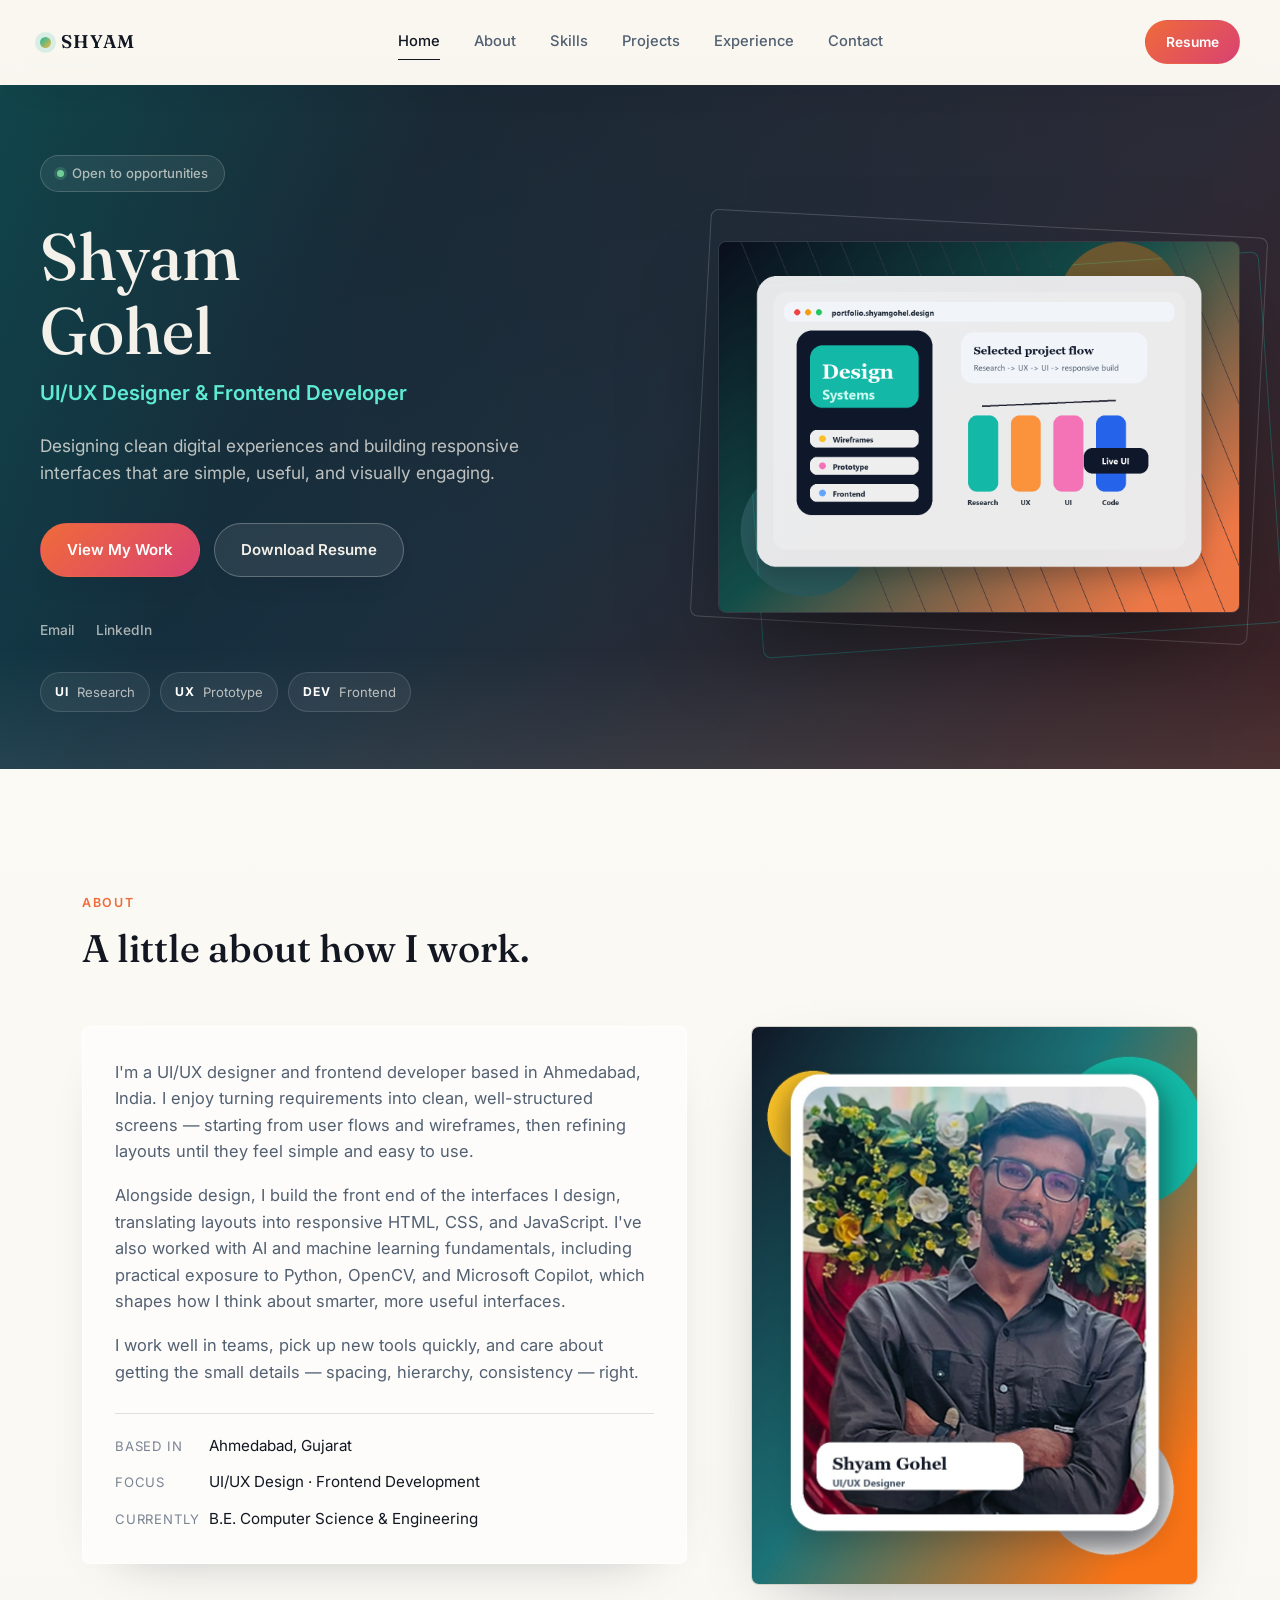
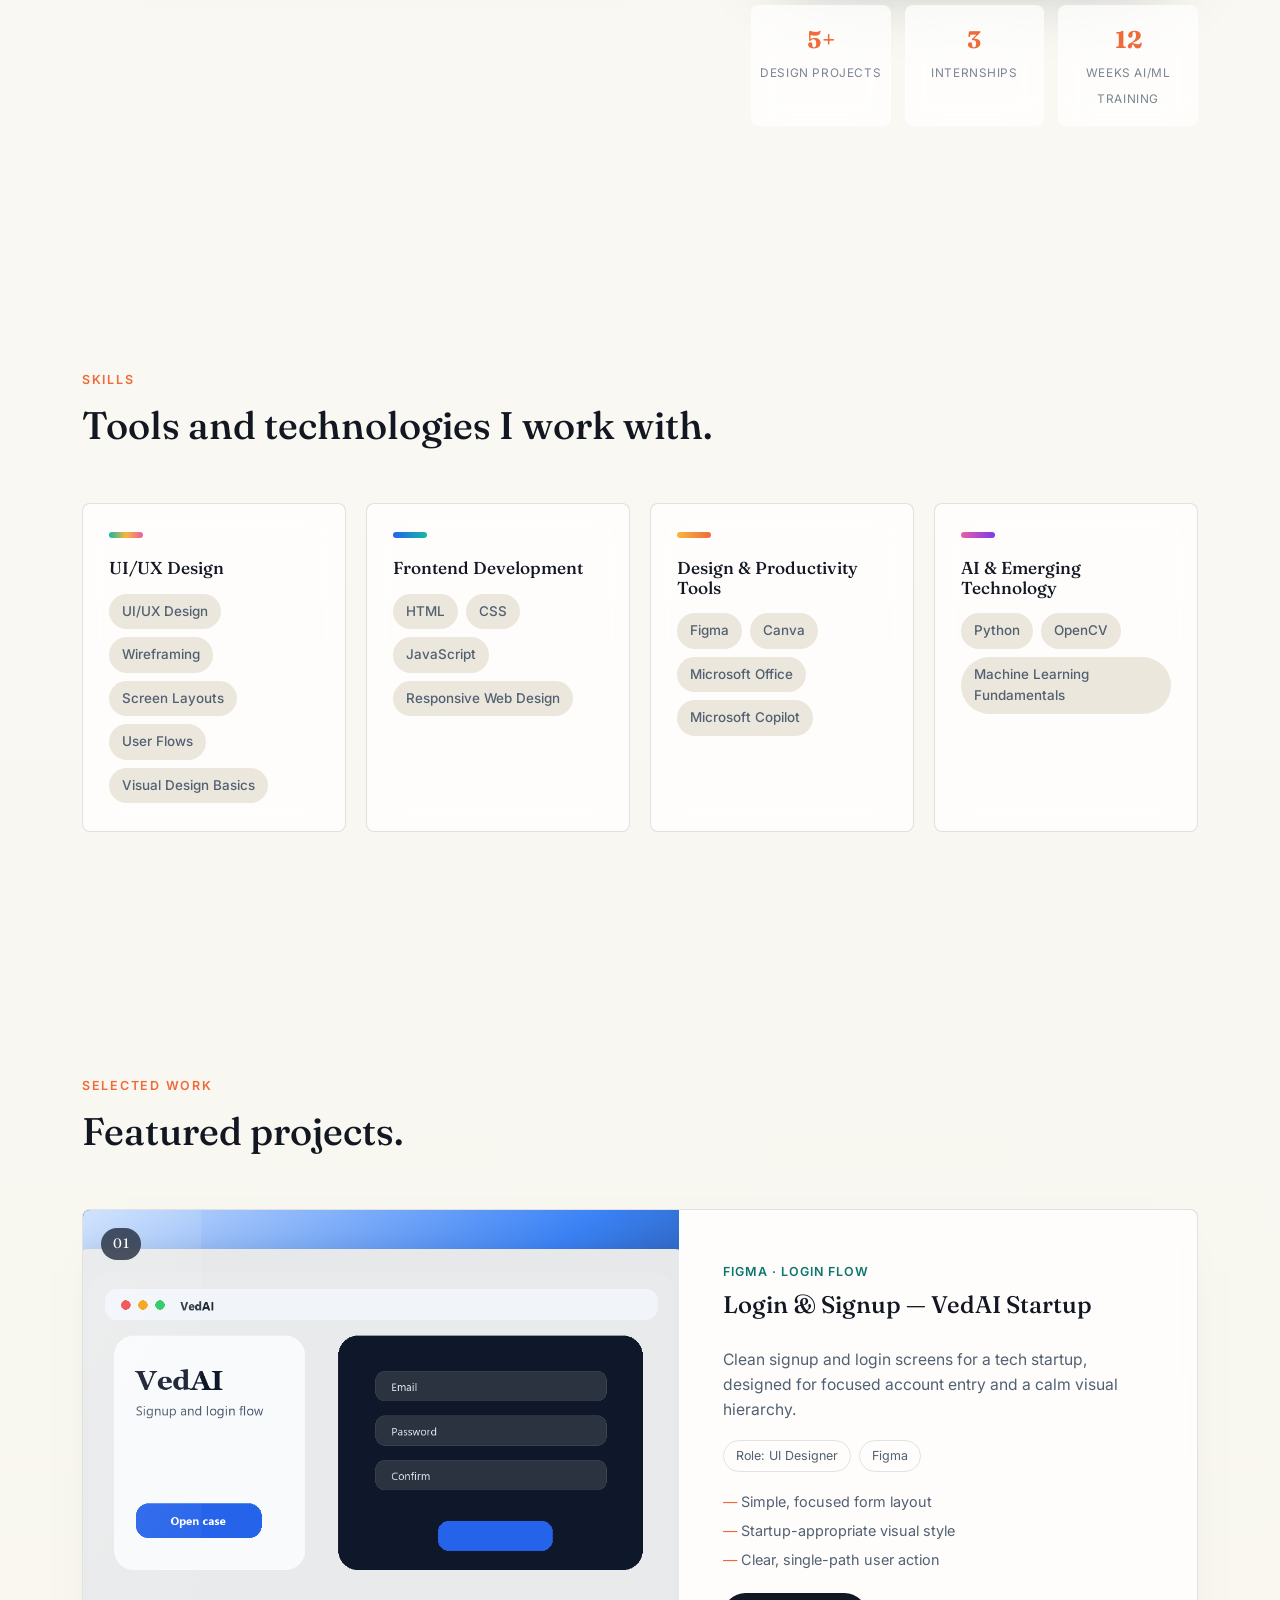
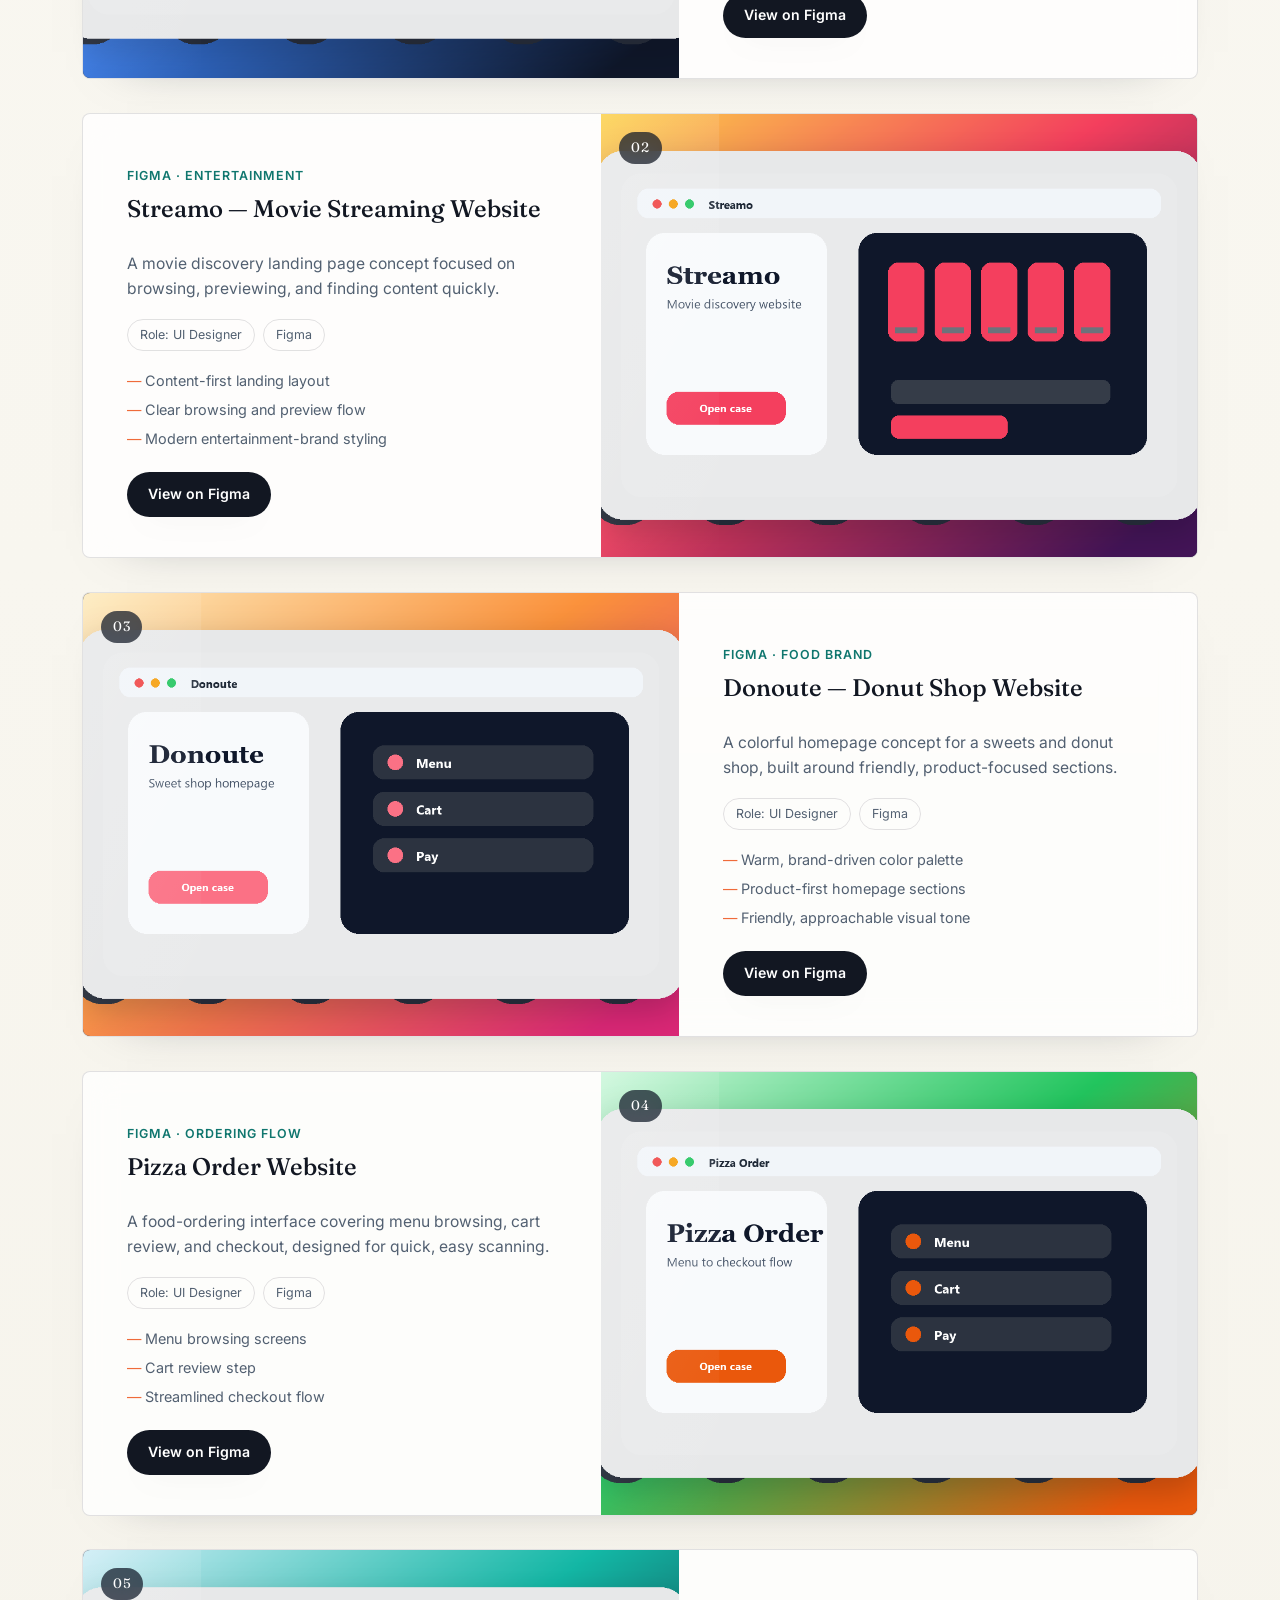
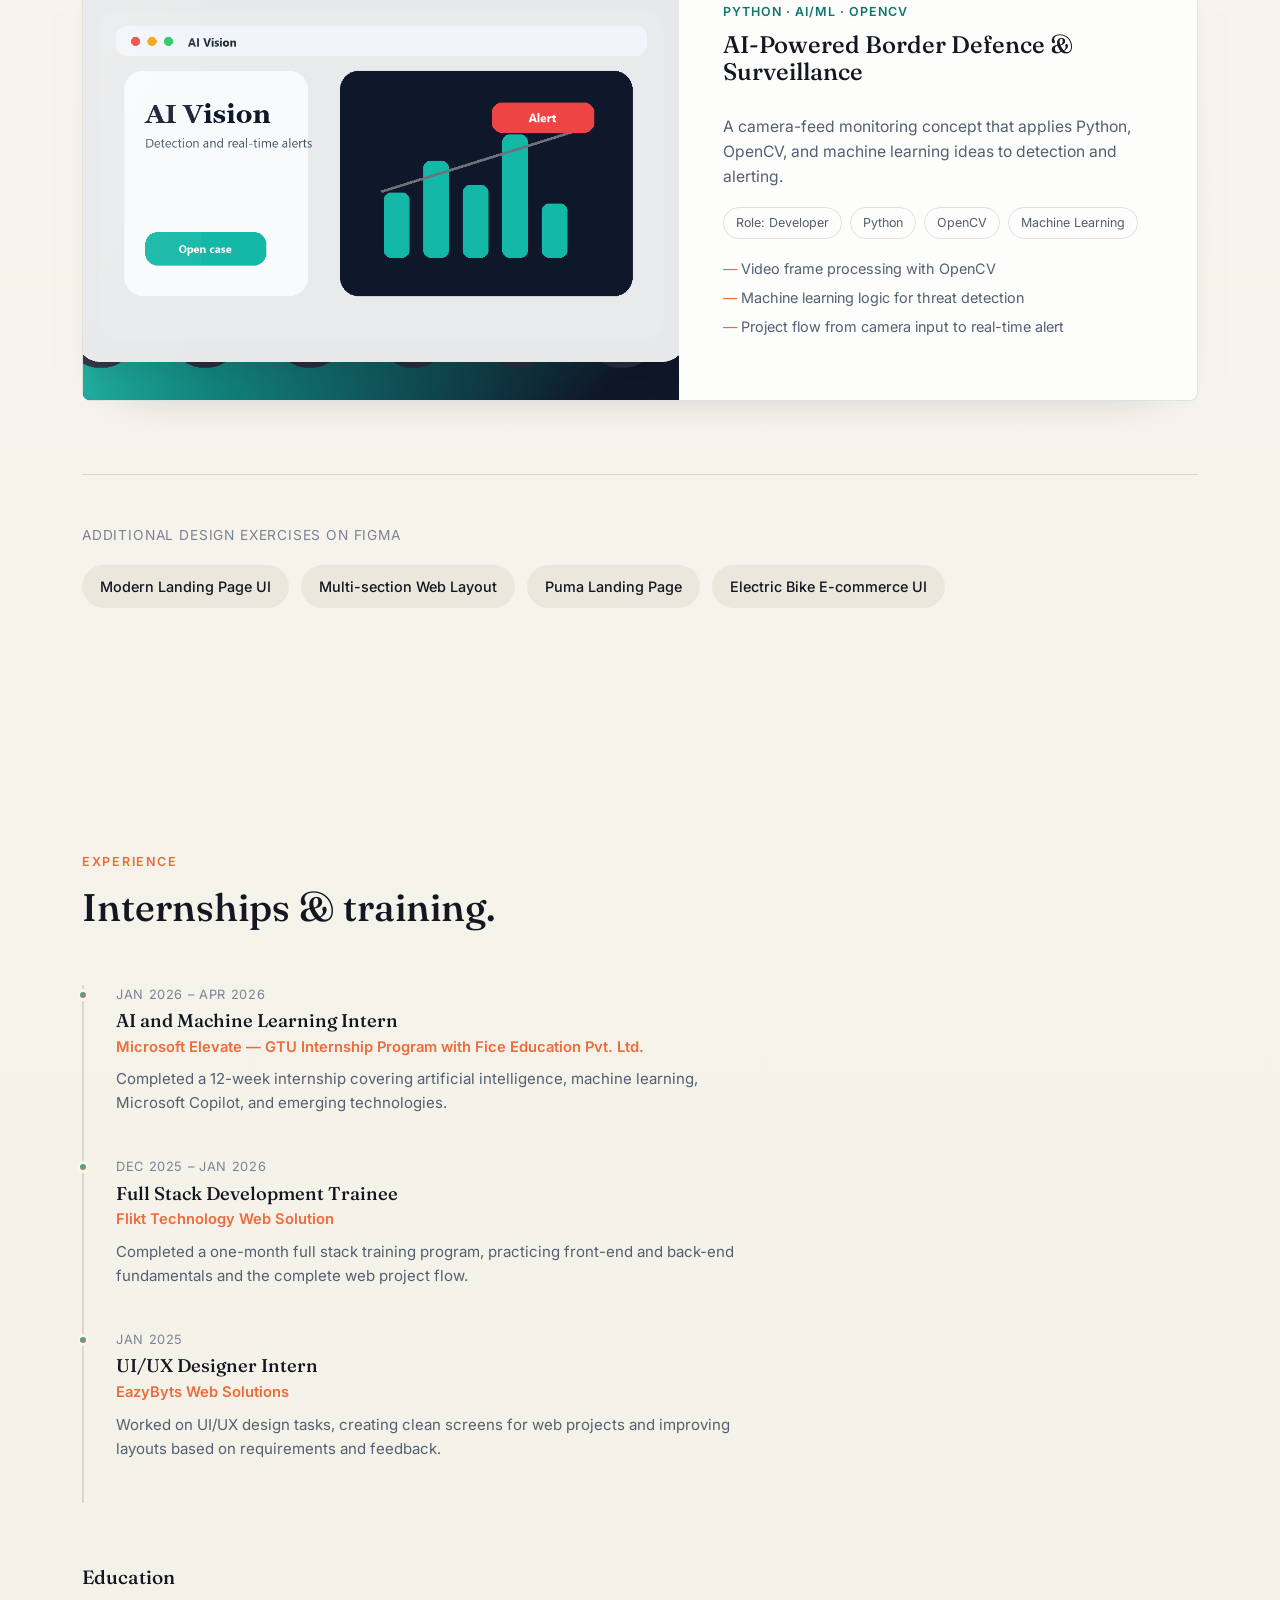
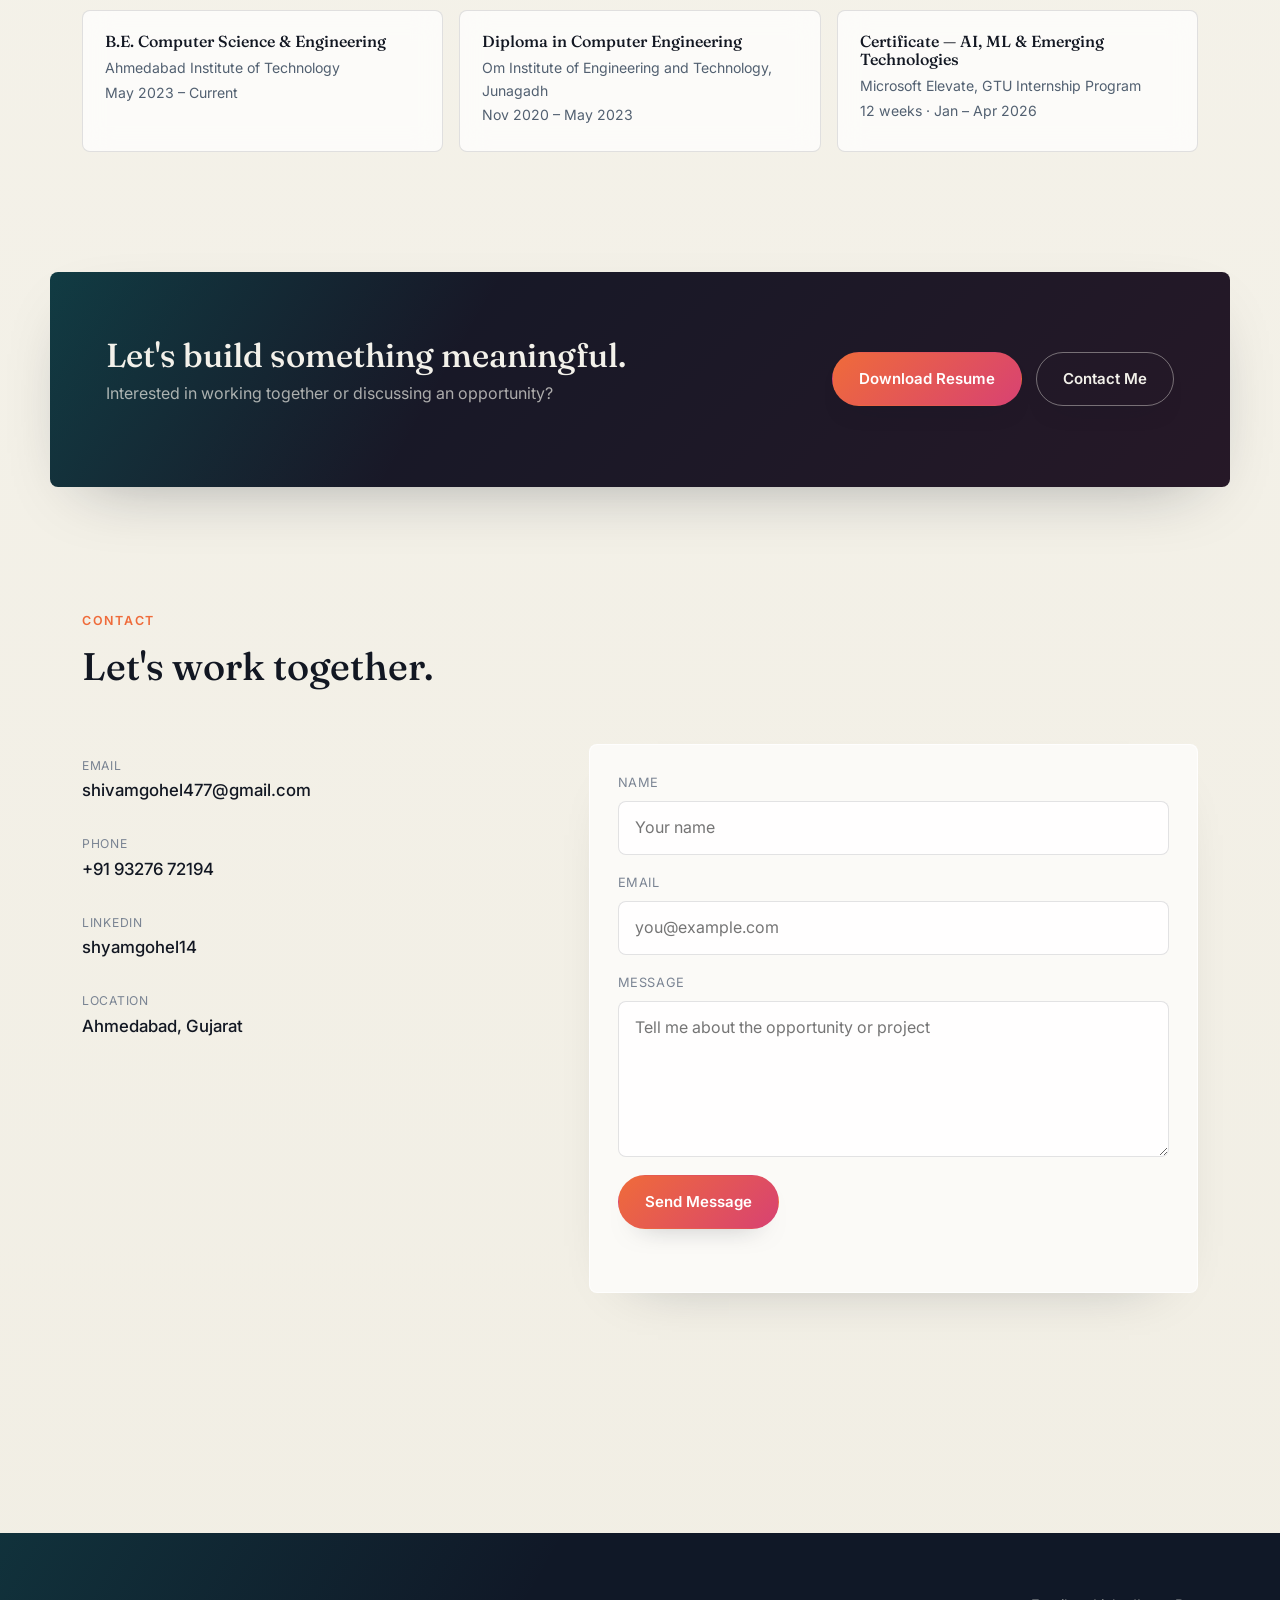
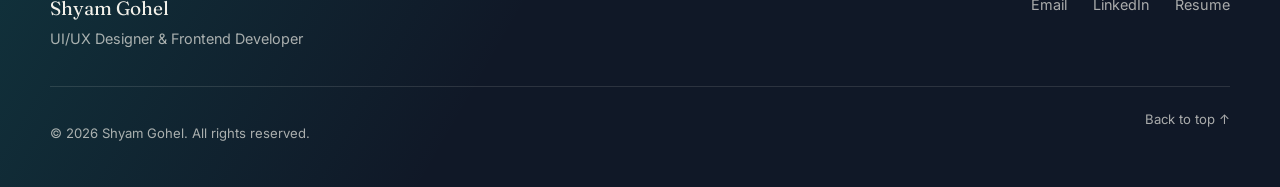
<file: index.html>
<!DOCTYPE html>
<html lang="en">
  <head>
    <meta charset="UTF-8" />
    <meta name="viewport" content="width=device-width, initial-scale=1.0" />
    <title>Shyam Gohel — UI/UX Designer &amp; Frontend Developer</title>
    <meta
      name="description"
      content="Portfolio of Shyam Gohel, a UI/UX designer and frontend developer based in Ahmedabad, India. Explore interface design work, front-end projects, and experience."
    />
    <meta name="theme-color" content="#101114" />

    <meta property="og:type" content="website" />
    <meta property="og:title" content="Shyam Gohel — UI/UX Designer & Frontend Developer" />
    <meta
      property="og:description"
      content="Interface design and front-end development portfolio of Shyam Gohel, based in Ahmedabad, India."
    />
    <meta property="og:image" content="./assets/hero-portfolio.png" />

    <link rel="icon" href="./assets/favicon.svg" type="image/svg+xml" />
    <link rel="preconnect" href="https://fonts.googleapis.com" />
    <link rel="preconnect" href="https://fonts.gstatic.com" crossorigin />
    <link
      href="https://fonts.googleapis.com/css2?family=Fraunces:ital,opsz,wght@0,9..144,400;0,9..144,500;0,9..144,600;1,9..144,500&family=Inter:wght@400;500;600;700&display=swap"
      rel="stylesheet"
    />
    <link rel="stylesheet" href="portfolio_styles_new.css" />
  </head>
  <body>
    <div class="scroll-progress" aria-hidden="true"></div>

    <header class="site-header" id="siteHeader">
      <a class="brand" href="#home" aria-label="Shyam Gohel — home">SHYAM</a>

      <nav class="site-nav" id="siteNav" aria-label="Primary">
        <a href="#home">Home</a>
        <a href="#about">About</a>
        <a href="#skills">Skills</a>
        <a href="#work">Projects</a>
        <a href="#experience">Experience</a>
        <a href="#contact">Contact</a>
      </nav>

      <div class="header-actions">
        <a class="button primary small" href="Shyam_Resume.pdf" target="_blank" rel="noreferrer">Resume</a>
        <button class="nav-toggle" type="button" aria-label="Open menu" aria-expanded="false" aria-controls="siteNav">
          <span></span><span></span><span></span>
        </button>
      </div>
    </header>

    <main>
      <!-- HERO -->
      <section class="hero" id="home">
        <div class="hero-inner">
          <p class="status-pill reveal">
            <span class="status-dot" aria-hidden="true"></span> Open to opportunities
          </p>

          <h1 class="hero-name reveal" style="--delay:60ms">Shyam Gohel</h1>
          <p class="hero-role reveal" style="--delay:120ms">UI/UX Designer &amp; Frontend Developer</p>

          <p class="hero-statement reveal" style="--delay:180ms">
            Designing clean digital experiences and building responsive interfaces that are
            simple, useful, and visually engaging.
          </p>

          <div class="hero-actions reveal" style="--delay:240ms">
            <a class="button primary" href="#work">View My Work</a>
            <a class="button outline" href="Shyam_Resume.pdf" target="_blank" rel="noreferrer">Download Resume</a>
          </div>

          <div class="hero-socials reveal" style="--delay:300ms" id="heroSocials"></div>

          <div class="hero-metrics reveal" style="--delay:360ms" aria-label="Portfolio highlights">
            <span><strong>UI</strong> Research</span>
            <span><strong>UX</strong> Prototype</span>
            <span><strong>DEV</strong> Frontend</span>
          </div>
        </div>

        <div class="hero-visual reveal" style="--delay:180ms">
          <span class="visual-ring ring-one" aria-hidden="true"></span>
          <span class="visual-ring ring-two" aria-hidden="true"></span>
          <img src="./assets/hero-portfolio.png" alt="Portfolio interface artwork for Shyam Gohel" loading="eager" />
        </div>
      </section>

      <!-- ABOUT -->
      <section class="section about-section" id="about">
        <div class="section-heading reveal">
          <span class="kicker">About</span>
          <h2>A little about how I work.</h2>
        </div>

        <div class="about-grid">
          <div class="about-copy reveal">
            <p>
              I'm a UI/UX designer and frontend developer based in Ahmedabad, India. I enjoy
              turning requirements into clean, well-structured screens — starting from user flows
              and wireframes, then refining layouts until they feel simple and easy to use.
            </p>
            <p>
              Alongside design, I build the front end of the interfaces I design, translating
              layouts into responsive HTML, CSS, and JavaScript. I've also worked with AI and
              machine learning fundamentals, including practical exposure to Python, OpenCV, and
              Microsoft Copilot, which shapes how I think about smarter, more useful interfaces.
            </p>
            <p>
              I work well in teams, pick up new tools quickly, and care about getting the small
              details — spacing, hierarchy, consistency — right.
            </p>

            <ul class="about-facts">
              <li><span>Based in</span> Ahmedabad, Gujarat</li>
              <li><span>Focus</span> UI/UX Design · Frontend Development</li>
              <li><span>Currently</span> B.E. Computer Science &amp; Engineering</li>
            </ul>
          </div>

          <div class="about-visual reveal" style="--delay:80ms">
            <div class="about-portrait">
              <img src="./assets/profile-portrait-ai.jpg" alt="Portrait of Shyam Gohel" loading="lazy" />
            </div>
            <div class="about-stat-row" id="aboutStats"></div>
          </div>
        </div>
      </section>

      <!-- SKILLS -->
      <section class="section skills-section" id="skills">
        <div class="section-heading reveal">
          <span class="kicker">Skills</span>
          <h2>Tools and technologies I work with.</h2>
        </div>
        <div class="skills-grid" id="skillsGrid"></div>
      </section>

      <!-- PROJECTS -->
      <section class="section" id="work">
        <div class="section-heading reveal">
          <span class="kicker">Selected Work</span>
          <h2>Featured projects.</h2>
        </div>
        <div class="project-list" id="projectList"></div>

        <div class="more-links reveal">
          <p class="more-links-label">Additional design exercises on Figma</p>
          <div class="more-links-grid" id="moreLinks"></div>
        </div>
      </section>

      <!-- EXPERIENCE -->
      <section class="section" id="experience">
        <div class="section-heading reveal">
          <span class="kicker">Experience</span>
          <h2>Internships &amp; training.</h2>
        </div>
        <div class="timeline" id="timeline"></div>

        <div class="education-block reveal">
          <h3>Education</h3>
          <div class="education-grid" id="educationGrid"></div>
        </div>
      </section>

      <!-- RESUME CTA -->
      <section class="resume-cta reveal">
        <div>
          <h2>Let's build something meaningful.</h2>
          <p>Interested in working together or discussing an opportunity?</p>
        </div>
        <div class="resume-cta-actions">
          <a class="button primary" href="Shyam_Resume.pdf" target="_blank" rel="noreferrer">Download Resume</a>
          <a class="button outline light" href="#contact">Contact Me</a>
        </div>
      </section>

      <!-- CONTACT -->
      <section class="section contact-section" id="contact">
        <div class="section-heading reveal">
          <span class="kicker">Contact</span>
          <h2>Let's work together.</h2>
        </div>

        <div class="contact-grid">
          <div class="contact-info reveal" id="contactInfo"></div>

          <form class="contact-form reveal" id="contactForm" novalidate>
            <div class="form-row">
              <label for="cfName">Name</label>
              <input id="cfName" name="name" type="text" placeholder="Your name" required />
            </div>
            <div class="form-row">
              <label for="cfEmail">Email</label>
              <input id="cfEmail" name="email" type="email" placeholder="you@example.com" required />
            </div>
            <div class="form-row">
              <label for="cfMessage">Message</label>
              <textarea id="cfMessage" name="message" rows="5" placeholder="Tell me about the opportunity or project" required></textarea>
            </div>
            <button class="button primary" type="submit">Send Message</button>
            <p class="form-status" id="formStatus" role="status" aria-live="polite"></p>
          </form>
        </div>
      </section>
    </main>

    <footer class="site-footer">
      <div class="footer-top">
        <div>
          <p class="footer-name">Shyam Gohel</p>
          <p class="footer-role">UI/UX Designer &amp; Frontend Developer</p>
        </div>
        <div class="footer-links" id="footerLinks"></div>
      </div>
      <div class="footer-bottom">
        <p>© 2026 Shyam Gohel. All rights reserved.</p>
        <a href="#home">Back to top ↑</a>
      </div>
    </footer>

    <script src="portfolio_script_new.js"></script>
  </body>
</html>
</file>
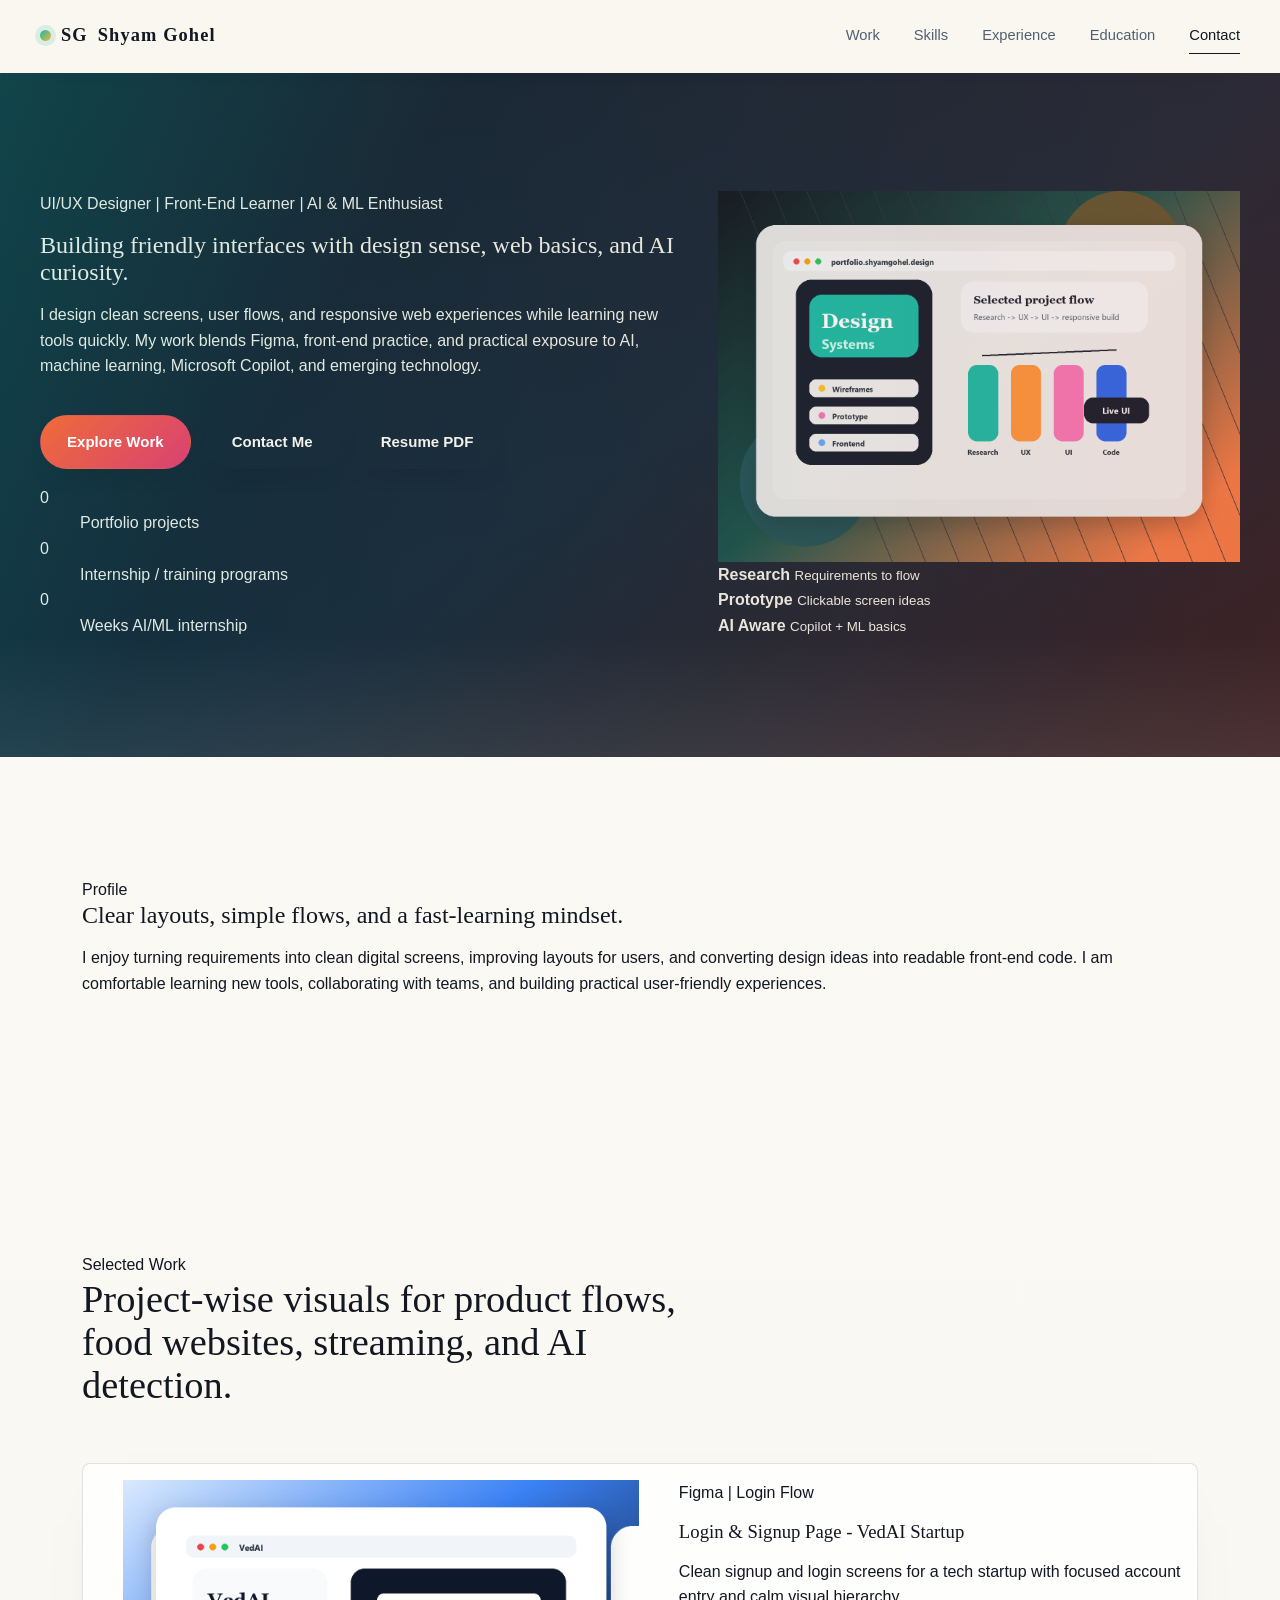
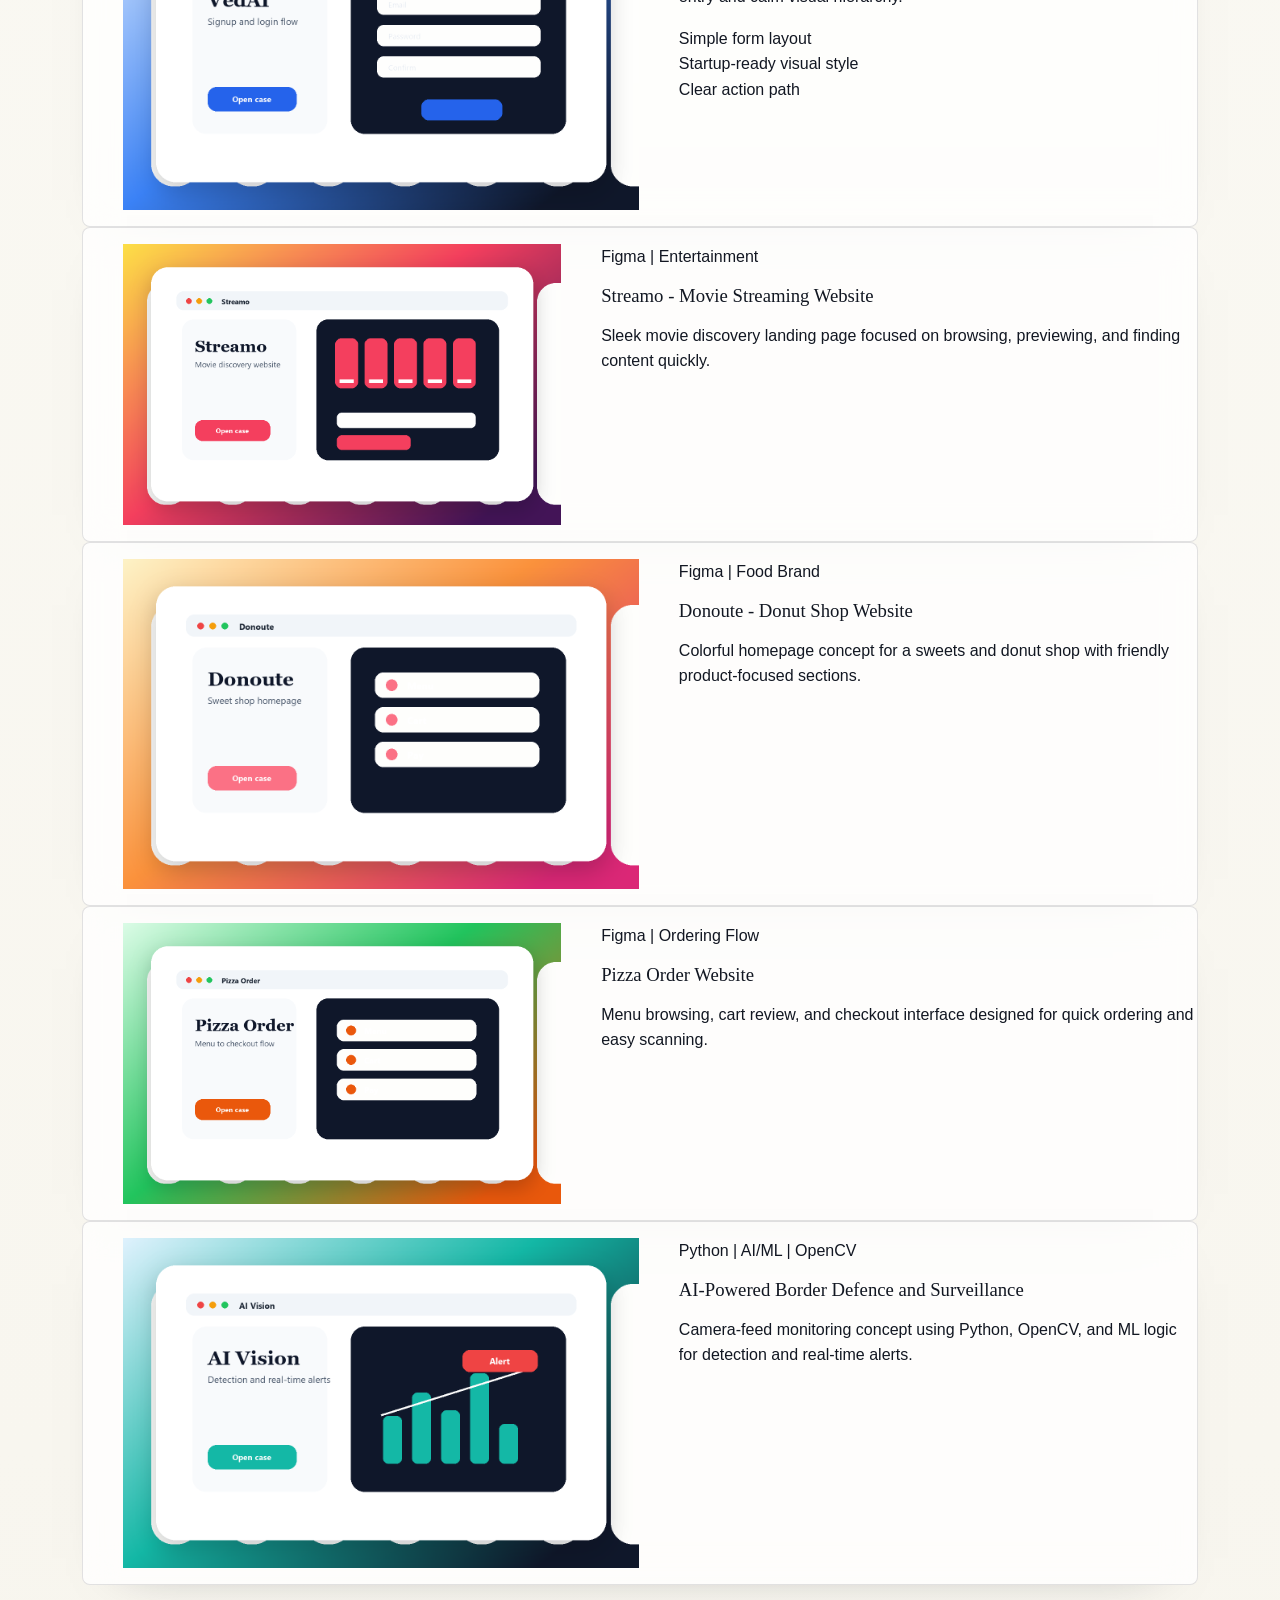
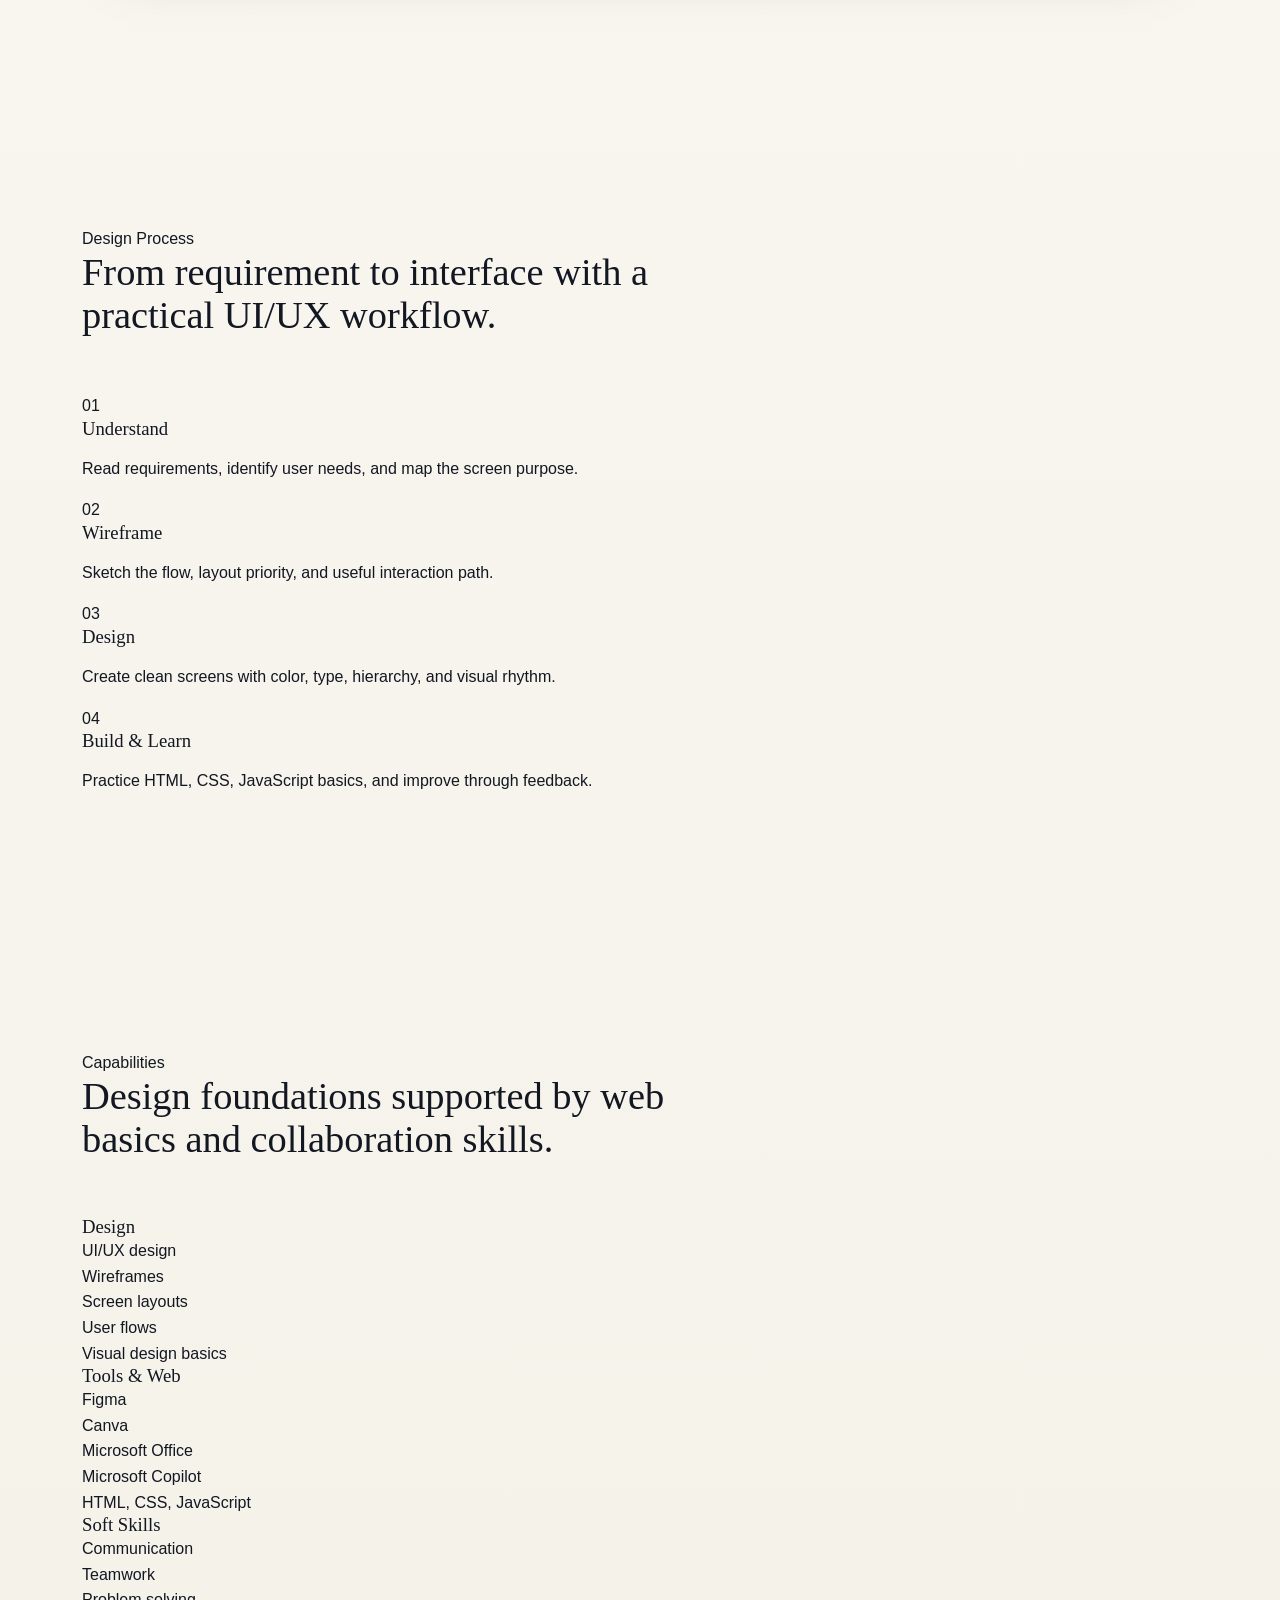
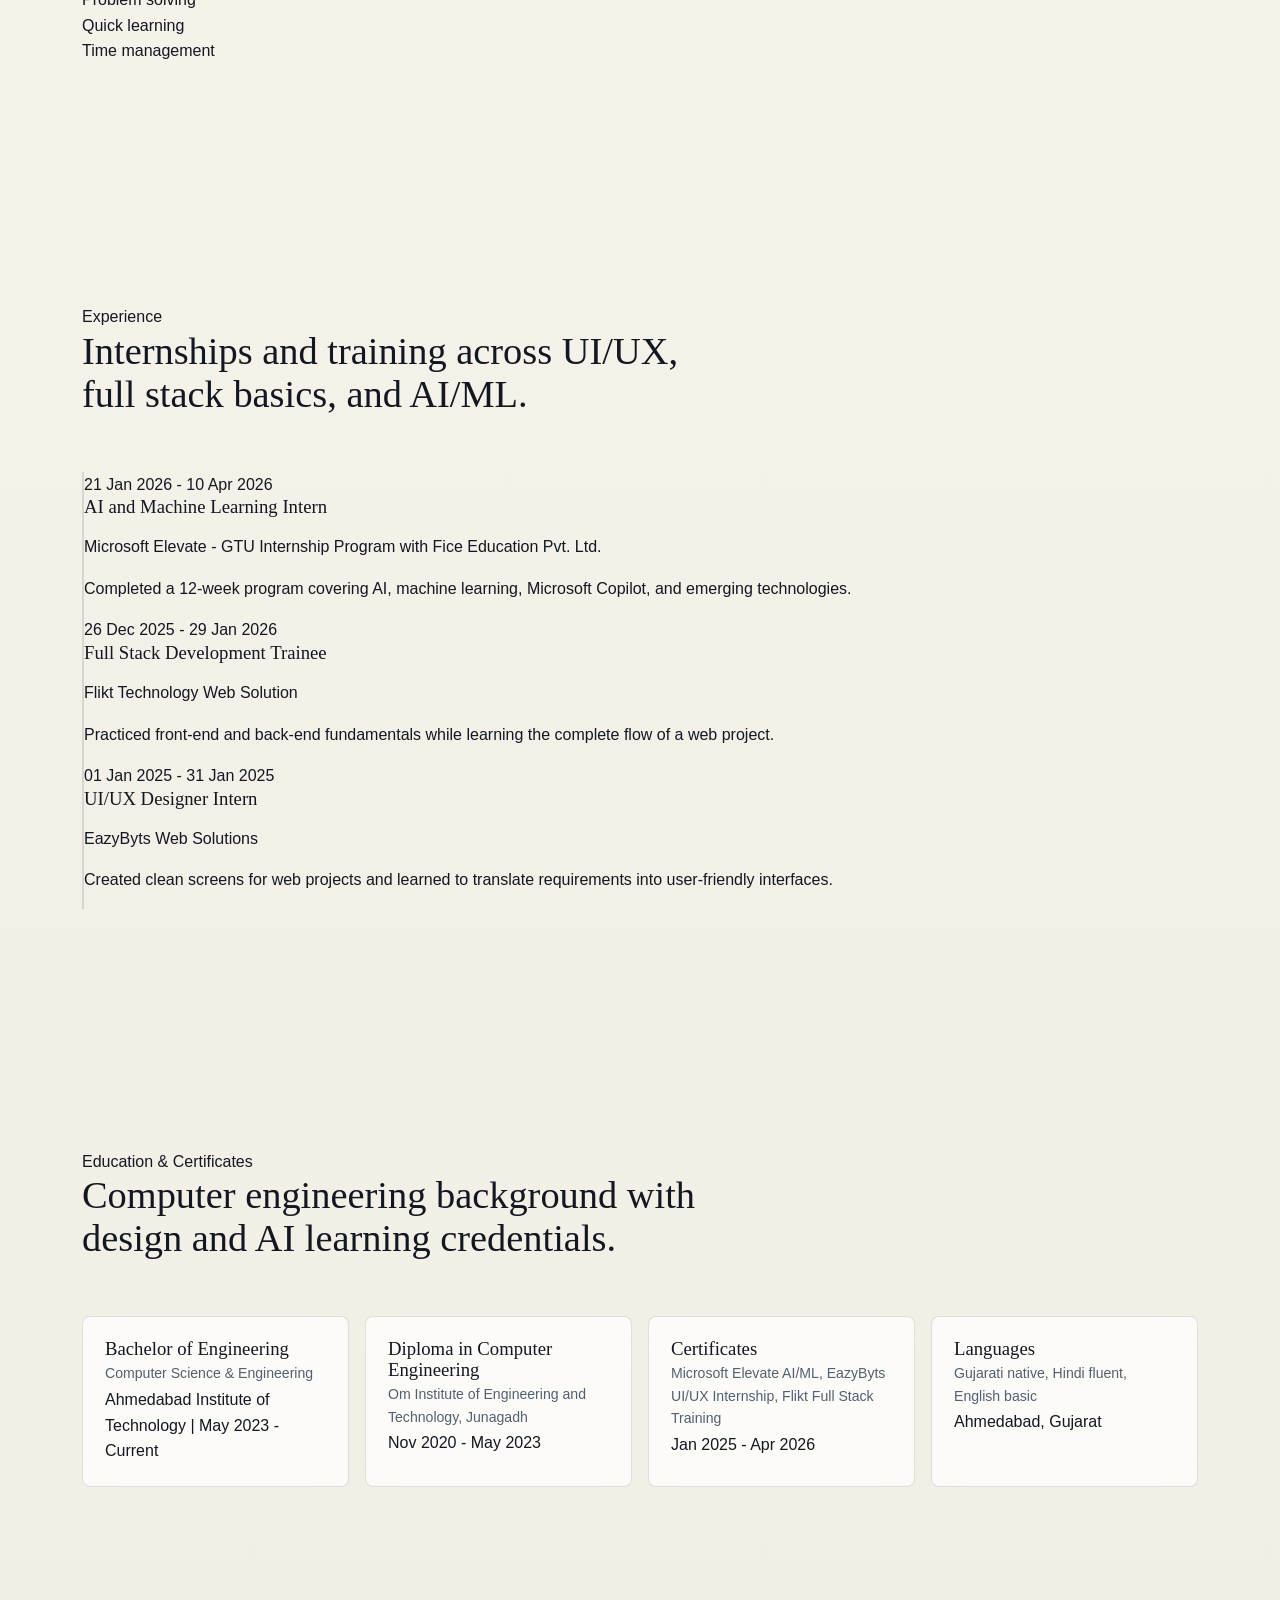
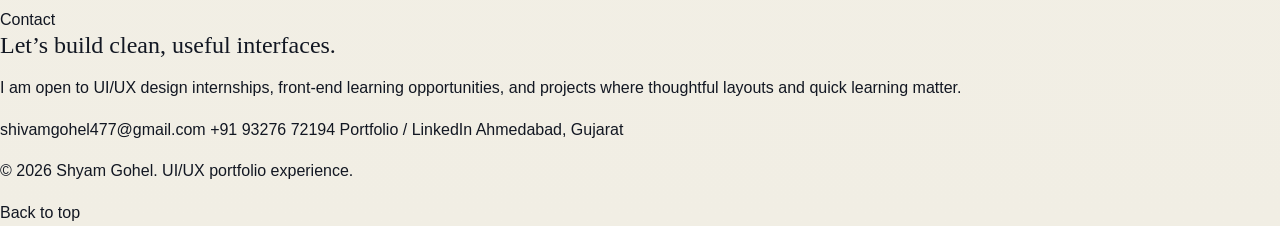
<file: portfolio_index_new.html>
<!DOCTYPE html>
<html lang="en">
  <head>
    <meta charset="UTF-8" />
    <meta name="viewport" content="width=device-width, initial-scale=1.0" />
    <title>Shyam Gohel | UI/UX Portfolio</title>
    <meta
      name="description"
      content="Animated UI/UX portfolio of Shyam Gohel, a designer, front-end learner, and AI/ML technology enthusiast from Ahmedabad."
    />
    <link rel="stylesheet" href="portfolio_styles_new.css" />
  </head>
  <body>
    <div class="cursor-light" aria-hidden="true"></div>
    <div class="scroll-progress" aria-hidden="true"></div>
    <div class="ambient-stage" aria-hidden="true">
      <span class="mesh mesh-one"></span>
      <span class="mesh mesh-two"></span>
      <span class="mesh mesh-three"></span>
      <span class="orbit orbit-one"></span>
      <span class="orbit orbit-two"></span>
    </div>

    <header class="site-header">
      <a class="brand" href="#home" aria-label="Shyam Gohel home">
        <span>SG</span>
        <strong>Shyam Gohel</strong>
      </a>
      <button class="nav-toggle" type="button" aria-label="Open menu" aria-expanded="false">
        <span></span>
        <span></span>
      </button>
      <nav class="site-nav" aria-label="Primary navigation">
        <a href="#work">Work</a>
        <a href="#skills">Skills</a>
        <a href="#experience">Experience</a>
        <a href="#education">Education</a>
        <a href="#contact">Contact</a>
      </nav>
    </header>

    <main>
      <section class="hero" id="home">
        <div class="hero-copy">
          <p class="eyebrow">UI/UX Designer | Front-End Learner | AI & ML Enthusiast</p>
          <h1>
            Building friendly interfaces with
            <span>design sense</span>, web basics, and AI curiosity.
          </h1>
          <p class="hero-text">
            I design clean screens, user flows, and responsive web experiences while learning new
            tools quickly. My work blends Figma, front-end practice, and practical exposure to AI,
            machine learning, Microsoft Copilot, and emerging technology.
          </p>
          <div class="hero-actions">
            <a class="button primary magnetic" href="#work">Explore Work</a>
            <a class="button ghost magnetic" href="#contact">Contact Me</a>
            <a class="button soft magnetic" href="ShyamG_Resume.pdf" target="_blank" rel="noreferrer">Resume PDF</a>
          </div>
          <dl class="hero-stats" aria-label="Portfolio highlights">
            <div>
              <dt data-count="5">0</dt>
              <dd>Portfolio projects</dd>
            </div>
            <div>
              <dt data-count="3">0</dt>
              <dd>Internship / training programs</dd>
            </div>
            <div>
              <dt data-count="12">0</dt>
              <dd>Weeks AI/ML internship</dd>
            </div>
          </dl>
        </div>

        <div class="hero-showcase" aria-label="Portfolio visual preview">
          <div class="hero-device tilt-card">
            <img src="assets/hero-portfolio.png" alt="Animated portfolio interface preview" />
          </div>
          <div class="floating-card card-research">
            <span></span>
            <strong>Research</strong>
            <small>Requirements to flow</small>
          </div>
          <div class="floating-card card-prototype">
            <span></span>
            <strong>Prototype</strong>
            <small>Clickable screen ideas</small>
          </div>
          <div class="floating-card card-ai">
            <span></span>
            <strong>AI Aware</strong>
            <small>Copilot + ML basics</small>
          </div>
        </div>
      </section>

      <section class="section intro-band reveal" aria-label="Profile">
        <div>
          <span class="section-kicker">Profile</span>
          <h2>Clear layouts, simple flows, and a fast-learning mindset.</h2>
        </div>
        <p>
          I enjoy turning requirements into clean digital screens, improving layouts for users,
          and converting design ideas into readable front-end code. I am comfortable learning
          new tools, collaborating with teams, and building practical user-friendly experiences.
        </p>
      </section>

      <section class="section" id="work">
        <div class="section-heading reveal">
          <span class="section-kicker">Selected Work</span>
          <h2>Project-wise visuals for product flows, food websites, streaming, and AI detection.</h2>
        </div>
        <div class="project-grid">
          <article class="project-card feature-card tilt-card reveal" data-theme="vedai">
            <figure>
              <img src="assets/project-vedai.png" alt="VedAI login and signup interface image" />
            </figure>
            <div class="project-content">
              <p class="tag">Figma | Login Flow</p>
              <h3>Login & Signup Page - VedAI Startup</h3>
              <p>Clean signup and login screens for a tech startup with focused account entry and calm visual hierarchy.</p>
              <ul class="project-points">
                <li>Simple form layout</li>
                <li>Startup-ready visual style</li>
                <li>Clear action path</li>
              </ul>
            </div>
          </article>

          <article class="project-card tilt-card reveal" data-theme="streamo">
            <figure>
              <img src="assets/project-streamo.png" alt="Streamo movie streaming website image" />
            </figure>
            <div class="project-content">
              <p class="tag">Figma | Entertainment</p>
              <h3>Streamo - Movie Streaming Website</h3>
              <p>Sleek movie discovery landing page focused on browsing, previewing, and finding content quickly.</p>
            </div>
          </article>

          <article class="project-card tilt-card reveal" data-theme="donoute">
            <figure>
              <img src="assets/project-donoute.png" alt="Donoute sweets and donut website image" />
            </figure>
            <div class="project-content">
              <p class="tag">Figma | Food Brand</p>
              <h3>Donoute - Donut Shop Website</h3>
              <p>Colorful homepage concept for a sweets and donut shop with friendly product-focused sections.</p>
            </div>
          </article>

          <article class="project-card tilt-card reveal" data-theme="pizza">
            <figure>
              <img src="assets/project-pizza.png" alt="Pizza order website image" />
            </figure>
            <div class="project-content">
              <p class="tag">Figma | Ordering Flow</p>
              <h3>Pizza Order Website</h3>
              <p>Menu browsing, cart review, and checkout interface designed for quick ordering and easy scanning.</p>
            </div>
          </article>

          <article class="project-card tilt-card reveal" data-theme="ai">
            <figure>
              <img src="assets/project-ai-surveillance.png" alt="AI powered surveillance dashboard image" />
            </figure>
            <div class="project-content">
              <p class="tag">Python | AI/ML | OpenCV</p>
              <h3>AI-Powered Border Defence and Surveillance</h3>
              <p>Camera-feed monitoring concept using Python, OpenCV, and ML logic for detection and real-time alerts.</p>
            </div>
          </article>
        </div>
      </section>

      <section class="section process-section">
        <div class="section-heading reveal">
          <span class="section-kicker">Design Process</span>
          <h2>From requirement to interface with a practical UI/UX workflow.</h2>
        </div>
        <div class="process-track">
          <article class="reveal" data-step="01">
            <span>01</span>
            <h3>Understand</h3>
            <p>Read requirements, identify user needs, and map the screen purpose.</p>
          </article>
          <article class="reveal" data-step="02">
            <span>02</span>
            <h3>Wireframe</h3>
            <p>Sketch the flow, layout priority, and useful interaction path.</p>
          </article>
          <article class="reveal" data-step="03">
            <span>03</span>
            <h3>Design</h3>
            <p>Create clean screens with color, type, hierarchy, and visual rhythm.</p>
          </article>
          <article class="reveal" data-step="04">
            <span>04</span>
            <h3>Build & Learn</h3>
            <p>Practice HTML, CSS, JavaScript basics, and improve through feedback.</p>
          </article>
        </div>
      </section>

      <section class="section skills-section" id="skills">
        <div class="section-heading reveal">
          <span class="section-kicker">Capabilities</span>
          <h2>Design foundations supported by web basics and collaboration skills.</h2>
        </div>
        <div class="skill-columns">
          <div class="skill-panel reveal">
            <h3>Design</h3>
            <ul>
              <li style="--level: 88%"><span>UI/UX design</span></li>
              <li style="--level: 82%"><span>Wireframes</span></li>
              <li style="--level: 84%"><span>Screen layouts</span></li>
              <li style="--level: 78%"><span>User flows</span></li>
              <li style="--level: 74%"><span>Visual design basics</span></li>
            </ul>
          </div>
          <div class="skill-panel reveal">
            <h3>Tools & Web</h3>
            <ul>
              <li style="--level: 88%"><span>Figma</span></li>
              <li style="--level: 80%"><span>Canva</span></li>
              <li style="--level: 76%"><span>Microsoft Office</span></li>
              <li style="--level: 72%"><span>Microsoft Copilot</span></li>
              <li style="--level: 68%"><span>HTML, CSS, JavaScript</span></li>
            </ul>
          </div>
          <div class="skill-panel reveal">
            <h3>Soft Skills</h3>
            <ul>
              <li style="--level: 90%"><span>Communication</span></li>
              <li style="--level: 88%"><span>Teamwork</span></li>
              <li style="--level: 84%"><span>Problem solving</span></li>
              <li style="--level: 92%"><span>Quick learning</span></li>
              <li style="--level: 82%"><span>Time management</span></li>
            </ul>
          </div>
        </div>
      </section>

      <section class="section" id="experience">
        <div class="section-heading reveal">
          <span class="section-kicker">Experience</span>
          <h2>Internships and training across UI/UX, full stack basics, and AI/ML.</h2>
        </div>
        <div class="timeline">
          <article class="reveal">
            <span>21 Jan 2026 - 10 Apr 2026</span>
            <h3>AI and Machine Learning Intern</h3>
            <p>Microsoft Elevate - GTU Internship Program with Fice Education Pvt. Ltd.</p>
            <p>Completed a 12-week program covering AI, machine learning, Microsoft Copilot, and emerging technologies.</p>
          </article>
          <article class="reveal">
            <span>26 Dec 2025 - 29 Jan 2026</span>
            <h3>Full Stack Development Trainee</h3>
            <p>Flikt Technology Web Solution</p>
            <p>Practiced front-end and back-end fundamentals while learning the complete flow of a web project.</p>
          </article>
          <article class="reveal">
            <span>01 Jan 2025 - 31 Jan 2025</span>
            <h3>UI/UX Designer Intern</h3>
            <p>EazyByts Web Solutions</p>
            <p>Created clean screens for web projects and learned to translate requirements into user-friendly interfaces.</p>
          </article>
        </div>
      </section>

      <section class="section education-section" id="education">
        <div class="section-heading reveal">
          <span class="section-kicker">Education & Certificates</span>
          <h2>Computer engineering background with design and AI learning credentials.</h2>
        </div>
        <div class="education-grid">
          <article class="reveal">
            <h3>Bachelor of Engineering</h3>
            <p>Computer Science & Engineering</p>
            <span>Ahmedabad Institute of Technology | May 2023 - Current</span>
          </article>
          <article class="reveal">
            <h3>Diploma in Computer Engineering</h3>
            <p>Om Institute of Engineering and Technology, Junagadh</p>
            <span>Nov 2020 - May 2023</span>
          </article>
          <article class="reveal">
            <h3>Certificates</h3>
            <p>Microsoft Elevate AI/ML, EazyByts UI/UX Internship, Flikt Full Stack Training</p>
            <span>Jan 2025 - Apr 2026</span>
          </article>
          <article class="reveal">
            <h3>Languages</h3>
            <p>Gujarati native, Hindi fluent, English basic</p>
            <span>Ahmedabad, Gujarat</span>
          </article>
        </div>
      </section>

      <section class="contact-section reveal" id="contact">
        <div>
          <span class="section-kicker">Contact</span>
          <h2>Let’s build clean, useful interfaces.</h2>
          <p>
            I am open to UI/UX design internships, front-end learning opportunities, and projects
            where thoughtful layouts and quick learning matter.
          </p>
        </div>
        <div class="contact-card">
          <a href="mailto:shivamgohel477@gmail.com">shivamgohel477@gmail.com</a>
          <a href="tel:+919327672194">+91 93276 72194</a>
          <a href="http://127.0.0.1:5500/portfolio_index_new.html" target="_blank" rel="noreferrer">Portfolio / LinkedIn</a>
          <span>Ahmedabad, Gujarat</span>
        </div>
      </section>
    </main>

    <footer>
      <p>© 2026 Shyam Gohel. UI/UX portfolio experience.</p>
      <a href="#home">Back to top</a>
    </footer>

    <script src="portfolio_script_new.js"></script>
  </body>
</html>
</file>
<file: portfolio_styles_new.css>
/* ============ RESET & BASE ============ */
*, *::before, *::after { box-sizing: border-box; }
html { scroll-behavior: smooth; }
body { margin: 0; }
img { max-width: 100%; display: block; }
a { color: inherit; text-decoration: none; }
ul { margin: 0; padding: 0; list-style: none; }
button { font: inherit; cursor: pointer; }
input, textarea { font: inherit; }

:root {
  --paper: #F7F4EE;
  --paper-alt: #EFE9DC;
  --ink: #15161A;
  --ink-soft: #55565f;
  --ink-faint: #8b8c93;
  --line: rgba(21, 22, 26, 0.12);
  --accent: #C1512B;
  --accent-soft: #F0DAC4;
  --dark: #101114;
  --dark-2: #1B1C21;
  --cream: #F7F4EE;
  --on-dark: #F3F1EA;
  --on-dark-soft: rgba(243, 241, 234, 0.68);
  --radius-lg: 22px;
  --radius-md: 14px;
  --radius-sm: 9px;
  --serif: "Fraunces", Georgia, serif;
  --sans: "Inter", -apple-system, BlinkMacSystemFont, "Segoe UI", sans-serif;
  --shadow: 0 20px 50px -25px rgba(16, 17, 20, 0.35);
  --ease: cubic-bezier(0.16, 1, 0.3, 1);
}

@media (prefers-reduced-motion: reduce) {
  html { scroll-behavior: auto; }
  *, *::before, *::after { animation-duration: 0.001ms !important; animation-iteration-count: 1 !important; transition-duration: 0.001ms !important; }
}

body {
  font-family: var(--sans);
  background: var(--paper);
  color: var(--ink);
  -webkit-font-smoothing: antialiased;
  line-height: 1.6;
  overflow-x: hidden;
}

h1, h2, h3, h4 { font-family: var(--serif); font-weight: 500; line-height: 1.12; margin: 0; letter-spacing: -0.01em; }

.kicker {
  display: inline-block;
  font-size: 0.78rem;
  font-weight: 600;
  letter-spacing: 0.14em;
  text-transform: uppercase;
  color: var(--accent);
  margin-bottom: 14px;
}

/* ============ LAYOUT HELPERS ============ */
.section { max-width: 1180px; margin: 0 auto; padding: 120px 32px; }
.section-heading { max-width: 640px; margin-bottom: 56px; }
.section-heading h2 { font-size: clamp(1.9rem, 3vw, 2.6rem); }

/* ============ REVEAL ANIMATION ============ */
.reveal { opacity: 0; transform: translateY(22px); transition: opacity 0.7s var(--ease), transform 0.7s var(--ease); transition-delay: var(--delay, 0ms); }
.reveal.is-visible { opacity: 1; transform: translateY(0); }

/* ============ SCROLL PROGRESS ============ */
.scroll-progress { position: fixed; top: 0; left: 0; height: 3px; width: var(--scroll, 0%); background: var(--accent); z-index: 200; transition: width 0.1s linear; }

/* ============ BUTTONS ============ */
.button {
  display: inline-flex; align-items: center; justify-content: center; gap: 8px;
  padding: 14px 26px; border-radius: 999px; font-weight: 600; font-size: 0.94rem;
  border: 1px solid transparent; transition: transform 0.25s var(--ease), background 0.25s var(--ease), border-color 0.25s var(--ease), color 0.25s var(--ease);
  white-space: nowrap;
}
.button.small { padding: 10px 20px; font-size: 0.86rem; }
.button.primary { background: var(--accent); color: #fff; }
.button.primary:hover { transform: translateY(-2px); background: #a8461f; }
.button.outline { border-color: var(--line); color: var(--ink); }
.button.outline:hover { border-color: var(--ink); transform: translateY(-2px); }
.button.outline.light { border-color: rgba(247,244,238,0.4); color: var(--on-dark); }
.button.outline.light:hover { border-color: var(--on-dark); }

/* ============ HEADER ============ */
.site-header {
  position: sticky; top: 0; z-index: 100;
  display: flex; align-items: center; justify-content: space-between;
  padding: 20px 40px;
  background: rgba(247, 244, 238, 0.78);
  backdrop-filter: blur(14px);
  border-bottom: 1px solid transparent;
  transition: border-color 0.3s ease, padding 0.3s ease;
}
.site-header.is-scrolled { border-bottom-color: var(--line); padding: 14px 40px; }

.brand { font-family: var(--serif); font-weight: 600; font-size: 1.15rem; letter-spacing: 0.06em; }

.site-nav { display: flex; gap: 34px; }
.site-nav a { font-size: 0.92rem; font-weight: 500; color: var(--ink-soft); position: relative; padding: 4px 0; transition: color 0.2s ease; }
.site-nav a::after { content: ""; position: absolute; left: 0; bottom: -2px; height: 1px; width: 0; background: var(--ink); transition: width 0.25s var(--ease); }
.site-nav a:hover, .site-nav a.is-active { color: var(--ink); }
.site-nav a:hover::after, .site-nav a.is-active::after { width: 100%; }

.header-actions { display: flex; align-items: center; gap: 16px; }

.nav-toggle { display: none; flex-direction: column; gap: 5px; width: 34px; height: 34px; align-items: center; justify-content: center; background: none; border: 1px solid var(--line); border-radius: 8px; }
.nav-toggle span { width: 16px; height: 2px; background: var(--ink); transition: transform 0.25s ease, opacity 0.25s ease; }
.nav-toggle[aria-expanded="true"] span:nth-child(1) { transform: translateY(7px) rotate(45deg); }
.nav-toggle[aria-expanded="true"] span:nth-child(2) { opacity: 0; }
.nav-toggle[aria-expanded="true"] span:nth-child(3) { transform: translateY(-7px) rotate(-45deg); }

/* ============ HERO ============ */
.hero {
  background: var(--dark); color: var(--on-dark);
  display: grid; grid-template-columns: 1.1fr 0.9fr; align-items: center; gap: 40px;
  padding: 72px 40px 96px; min-height: 88vh;
  position: relative; overflow: hidden;
}
.hero::before {
  content: ""; position: absolute; inset: 0;
  background: radial-gradient(600px 400px at 85% 20%, rgba(193, 81, 43, 0.16), transparent 70%);
  pointer-events: none;
}
.hero-inner { max-width: 560px; position: relative; z-index: 1; }

.status-pill { display: inline-flex; align-items: center; gap: 8px; font-size: 0.82rem; font-weight: 500; color: var(--on-dark-soft); border: 1px solid rgba(247,244,238,0.18); padding: 7px 16px; border-radius: 999px; margin-bottom: 28px; }
.status-dot { width: 7px; height: 7px; border-radius: 50%; background: #6fcf97; box-shadow: 0 0 0 3px rgba(111,207,151,0.2); }

.hero-name { font-size: clamp(2.6rem, 5.2vw, 4.1rem); }
.hero-role { font-size: clamp(1.1rem, 1.6vw, 1.35rem); color: var(--accent); font-weight: 600; margin-top: 10px; }
.hero-statement { margin-top: 22px; font-size: 1.08rem; color: var(--on-dark-soft); max-width: 480px; }
.hero-actions { display: flex; gap: 14px; margin-top: 36px; flex-wrap: wrap; }
.hero-socials { display: flex; gap: 22px; margin-top: 42px; }
.hero-socials a { font-size: 0.86rem; font-weight: 500; color: var(--on-dark-soft); border-bottom: 1px solid transparent; transition: color 0.2s ease, border-color 0.2s ease; }
.hero-socials a:hover { color: var(--on-dark); border-color: var(--on-dark); }

.hero-visual { position: relative; z-index: 1; }
.hero-visual img { border-radius: var(--radius-lg); box-shadow: 0 40px 90px -30px rgba(0,0,0,0.6); border: 1px solid rgba(255,255,255,0.08); }

/* ============ ABOUT ============ */
.about-grid { display: grid; grid-template-columns: 1.15fr 0.85fr; gap: 64px; align-items: start; }
.about-copy p { color: var(--ink-soft); font-size: 1.03rem; margin: 0 0 18px; }
.about-facts { margin-top: 28px; border-top: 1px solid var(--line); padding-top: 20px; display: grid; gap: 12px; }
.about-facts li { font-size: 0.95rem; color: var(--ink); }
.about-facts li span { display: inline-block; width: 90px; color: var(--ink-faint); font-size: 0.82rem; text-transform: uppercase; letter-spacing: 0.06em; }

.about-portrait { border-radius: var(--radius-lg); overflow: hidden; aspect-ratio: 4/5; background: var(--paper-alt); }
.about-portrait img { width: 100%; height: 100%; object-fit: cover; }
.about-stat-row { display: grid; grid-template-columns: repeat(3, 1fr); gap: 14px; margin-top: 20px; }
.about-stat-row .stat { text-align: center; background: var(--paper-alt); border-radius: var(--radius-sm); padding: 16px 8px; }
.about-stat-row .stat strong { display: block; font-family: var(--serif); font-size: 1.5rem; color: var(--accent); }
.about-stat-row .stat span { font-size: 0.74rem; color: var(--ink-faint); text-transform: uppercase; letter-spacing: 0.05em; }

/* ============ SKILLS ============ */
.skills-grid { display: grid; grid-template-columns: repeat(auto-fit, minmax(250px, 1fr)); gap: 20px; }
.skill-card { background: #fff; border: 1px solid var(--line); border-radius: var(--radius-md); padding: 28px 26px; transition: transform 0.3s var(--ease), box-shadow 0.3s var(--ease), border-color 0.3s var(--ease); }
.skill-card:hover { transform: translateY(-5px); box-shadow: var(--shadow); border-color: transparent; }
.skill-card h3 { font-size: 1.08rem; margin-bottom: 16px; }
.skill-tags { display: flex; flex-wrap: wrap; gap: 8px; }
.skill-tags span { font-size: 0.84rem; padding: 7px 13px; border-radius: 999px; background: var(--paper-alt); color: var(--ink-soft); font-weight: 500; }

/* ============ PROJECTS ============ */
.project-list { display: flex; flex-direction: column; gap: 28px; }
.project-card { display: grid; grid-template-columns: 1.15fr 1fr; gap: 0; background: #fff; border: 1px solid var(--line); border-radius: var(--radius-lg); overflow: hidden; transition: box-shadow 0.35s var(--ease), transform 0.35s var(--ease); }
.project-card:hover { box-shadow: var(--shadow); transform: translateY(-4px); }
.project-card:nth-child(even) { grid-template-columns: 1fr 1.15fr; }
.project-card:nth-child(even) .project-media { order: 2; }
.project-media { position: relative; overflow: hidden; background: var(--dark); min-height: 260px; }
.project-media img { width: 100%; height: 100%; object-fit: cover; transition: transform 0.6s var(--ease); }
.project-card:hover .project-media img { transform: scale(1.04); }
.project-media.is-logo { display: flex; align-items: center; justify-content: center; padding: 40px; }
.project-media.is-logo img { object-fit: contain; max-height: 70%; }
.project-index { position: absolute; top: 18px; left: 18px; font-family: var(--serif); font-size: 0.85rem; color: #fff; background: rgba(0,0,0,0.35); padding: 5px 12px; border-radius: 999px; letter-spacing: 0.05em; }

.project-body { padding: 40px 44px; display: flex; flex-direction: column; justify-content: center; }
.project-tag { font-size: 0.78rem; font-weight: 600; letter-spacing: 0.08em; text-transform: uppercase; color: var(--accent); margin-bottom: 10px; }
.project-body h3 { font-size: 1.5rem; margin-bottom: 12px; }
.project-body p.desc { color: var(--ink-soft); font-size: 0.98rem; margin-bottom: 18px; }
.project-meta { display: flex; flex-wrap: wrap; gap: 8px; margin-bottom: 18px; }
.project-meta span { font-size: 0.78rem; padding: 5px 12px; border-radius: 999px; border: 1px solid var(--line); color: var(--ink-soft); }
.project-features { margin-bottom: 22px; display: grid; gap: 6px; }
.project-features li { font-size: 0.9rem; color: var(--ink-soft); padding-left: 18px; position: relative; }
.project-features li::before { content: "—"; position: absolute; left: 0; color: var(--accent); }
.project-actions { display: flex; gap: 12px; flex-wrap: wrap; }
.project-link { font-size: 0.88rem; font-weight: 600; padding: 10px 20px; border-radius: 999px; border: 1px solid var(--ink); transition: background 0.25s ease, color 0.25s ease; }
.project-link:hover { background: var(--ink); color: #fff; }

.more-links { margin-top: 72px; border-top: 1px solid var(--line); padding-top: 36px; }
.more-links-label { font-size: 0.86rem; color: var(--ink-faint); text-transform: uppercase; letter-spacing: 0.06em; margin-bottom: 18px; }
.more-links-grid { display: flex; flex-wrap: wrap; gap: 12px; }
.more-links-grid a { font-size: 0.9rem; font-weight: 500; padding: 10px 18px; border-radius: 999px; background: var(--paper-alt); transition: background 0.2s ease; }
.more-links-grid a:hover { background: var(--accent-soft); }

/* ============ TIMELINE ============ */
.timeline { display: flex; flex-direction: column; border-left: 2px solid var(--line); }
.timeline-item { padding: 0 0 42px 32px; position: relative; }
.timeline-item::before { content: ""; position: absolute; left: -7px; top: 4px; width: 12px; height: 12px; border-radius: 50%; background: var(--accent); border: 3px solid var(--paper); }
.timeline-item .t-date { font-size: 0.8rem; color: var(--ink-faint); text-transform: uppercase; letter-spacing: 0.05em; }
.timeline-item h3 { font-size: 1.15rem; margin: 6px 0 4px; }
.timeline-item .t-place { font-size: 0.92rem; color: var(--accent); font-weight: 600; margin-bottom: 8px; }
.timeline-item p { color: var(--ink-soft); font-size: 0.94rem; max-width: 640px; margin: 0; }

.education-block { margin-top: 64px; }
.education-block h3 { font-size: 1.2rem; margin-bottom: 22px; }
.education-grid { display: grid; grid-template-columns: repeat(auto-fit, minmax(240px, 1fr)); gap: 16px; }
.education-grid article { background: #fff; border: 1px solid var(--line); border-radius: var(--radius-md); padding: 22px; }
.education-grid h4 { font-size: 1rem; margin-bottom: 6px; }
.education-grid p { font-size: 0.88rem; color: var(--ink-soft); margin: 2px 0; }

/* ============ RESUME CTA ============ */
.resume-cta { background: var(--dark); color: var(--on-dark); border-radius: var(--radius-lg); max-width: 1180px; margin: 0 auto 0; padding: 64px 56px; display: flex; align-items: center; justify-content: space-between; gap: 32px; flex-wrap: wrap; }
.resume-cta h2 { font-size: clamp(1.6rem, 2.6vw, 2.1rem); }
.resume-cta p { color: var(--on-dark-soft); margin-top: 8px; }
.resume-cta-actions { display: flex; gap: 14px; flex-wrap: wrap; }

/* ============ CONTACT ============ */
.contact-grid { display: grid; grid-template-columns: 0.85fr 1.15fr; gap: 56px; }
.contact-info { display: flex; flex-direction: column; gap: 18px; }
.contact-info a, .contact-info span { display: block; font-size: 1.05rem; font-weight: 500; }
.contact-info a:hover { color: var(--accent); }
.contact-info .c-label { font-size: 0.76rem; text-transform: uppercase; letter-spacing: 0.06em; color: var(--ink-faint); margin-bottom: 2px; }

.contact-form { display: grid; gap: 18px; }
.form-row { display: flex; flex-direction: column; gap: 8px; }
.form-row label { font-size: 0.8rem; text-transform: uppercase; letter-spacing: 0.05em; color: var(--ink-faint); }
.form-row input, .form-row textarea { border: 1px solid var(--line); border-radius: var(--radius-sm); padding: 13px 16px; background: #fff; resize: vertical; transition: border-color 0.2s ease; }
.form-row input:focus, .form-row textarea:focus { outline: none; border-color: var(--accent); }
.contact-form .button { justify-self: start; }
.form-status { font-size: 0.86rem; color: var(--accent); min-height: 1.2em; margin: 0; }

/* ============ FOOTER ============ */
.site-footer { background: var(--dark); color: var(--on-dark); padding: 60px 40px 30px; margin-top: 120px; }
.footer-top { max-width: 1180px; margin: 0 auto; display: flex; justify-content: space-between; align-items: flex-start; flex-wrap: wrap; gap: 24px; padding-bottom: 36px; border-bottom: 1px solid rgba(247,244,238,0.12); }
.footer-name { font-family: var(--serif); font-size: 1.2rem; margin: 0; }
.footer-role { color: var(--on-dark-soft); font-size: 0.9rem; margin: 4px 0 0; }
.footer-links { display: flex; gap: 26px; flex-wrap: wrap; }
.footer-links a { font-size: 0.9rem; color: var(--on-dark-soft); transition: color 0.2s ease; }
.footer-links a:hover { color: var(--on-dark); }
.footer-bottom { max-width: 1180px; margin: 0 auto; display: flex; justify-content: space-between; padding-top: 22px; font-size: 0.82rem; color: var(--on-dark-soft); flex-wrap: wrap; gap: 10px; }
.footer-bottom a:hover { color: var(--on-dark); }

/* ============ RESPONSIVE ============ */
@media (max-width: 1024px) {
  .hero { grid-template-columns: 1fr; padding-top: 140px; min-height: unset; text-align: left; }
  .hero-visual { order: -1; max-width: 460px; }
  .about-grid { grid-template-columns: 1fr; }
  .about-visual { max-width: 380px; }
  .project-card, .project-card:nth-child(even) { grid-template-columns: 1fr; }
  .project-card .project-media, .project-card:nth-child(even) .project-media { order: -1; }
  .project-media { min-height: 220px; }
  .contact-grid { grid-template-columns: 1fr; }
}

@media (max-width: 780px) {
  .site-header { padding: 16px 20px; }
  .site-nav { position: fixed; inset: 0 0 auto 0; top: 64px; flex-direction: column; background: var(--paper); padding: 20px 24px 28px; gap: 4px; border-bottom: 1px solid var(--line); transform: translateY(-12px); opacity: 0; pointer-events: none; transition: opacity 0.25s ease, transform 0.25s ease; }
  .site-nav.is-open { opacity: 1; transform: translateY(0); pointer-events: auto; }
  .site-nav a { padding: 12px 4px; border-bottom: 1px solid var(--line); }
  .nav-toggle { display: flex; }
  .header-actions .button.small { display: none; }
  .section { padding: 80px 20px; }
  .hero { padding: 110px 20px 64px; }
  .hero-actions .button { width: 100%; text-align: center; }
  .project-body { padding: 28px 24px; }
  .resume-cta { margin: 0 20px; padding: 42px 28px; flex-direction: column; align-items: flex-start; }
  .about-stat-row { grid-template-columns: repeat(3, 1fr); }
}

@media (max-width: 480px) {
  .hero-actions { flex-direction: column; }
  .hero-actions .button { width: 100%; }
}

/* ============ 2026 VISUAL REFRESH ============ */
:root {
  --paper: #f8f6ef;
  --paper-alt: #ebe7dc;
  --ink: #121722;
  --ink-soft: #526071;
  --ink-faint: #7a8493;
  --line: rgba(18, 23, 34, 0.12);
  --accent: #ef6b3a;
  --accent-soft: #ffe1cf;
  --teal: #14b8a6;
  --gold: #f6b73c;
  --rose: #e95ea3;
  --dark: #101827;
  --dark-2: #172033;
  --radius-lg: 8px;
  --radius-md: 8px;
  --radius-sm: 8px;
  --shadow: 0 24px 70px -35px rgba(16, 24, 39, 0.42);
}

h1, h2, h3, h4 { letter-spacing: 0; }

body {
  background:
    linear-gradient(135deg, rgba(20, 184, 166, 0.08) 0 1px, transparent 1px 18px),
    linear-gradient(180deg, #fbfaf5 0%, var(--paper) 46%, #f1eee4 100%);
}

.site-header {
  background: rgba(248, 246, 239, 0.86);
  box-shadow: 0 16px 44px -36px rgba(16, 24, 39, 0.45);
}

.brand {
  display: inline-flex;
  align-items: center;
  gap: 10px;
}

.brand::before {
  content: "";
  width: 11px;
  height: 11px;
  border-radius: 50%;
  background: linear-gradient(135deg, var(--teal), var(--gold));
  box-shadow: 0 0 0 5px rgba(20, 184, 166, 0.14);
}

.button {
  position: relative;
  overflow: hidden;
  box-shadow: 0 14px 28px -22px rgba(16, 24, 39, 0.55);
}

.button::after {
  content: "";
  position: absolute;
  inset: 0;
  background: linear-gradient(110deg, transparent 0%, rgba(255,255,255,0.35) 45%, transparent 62%);
  transform: translateX(-120%);
  transition: transform 0.55s var(--ease);
}

.button:hover::after { transform: translateX(120%); }
.button.primary { background: linear-gradient(135deg, var(--accent), #d84272); }
.button.primary:hover { background: linear-gradient(135deg, #df5d2f, #c83468); }

.hero {
  min-height: 76vh;
  padding: 38px 40px;
  background:
    linear-gradient(120deg, rgba(20, 184, 166, 0.2), transparent 28%),
    linear-gradient(150deg, #101827 0%, #132236 52%, #281821 100%);
  isolation: isolate;
}

.hero::before {
  background:
    linear-gradient(115deg, rgba(255,255,255,0.08) 0 1px, transparent 1px 82px),
    linear-gradient(90deg, rgba(20,184,166,0.14), rgba(239,107,58,0.16));
  opacity: 0.72;
}

.hero::after {
  content: "";
  position: absolute;
  inset: auto 0 0;
  height: 120px;
  background: linear-gradient(180deg, transparent, rgba(248, 246, 239, 0.08));
  pointer-events: none;
}

.status-pill {
  background: rgba(255, 255, 255, 0.07);
  backdrop-filter: blur(18px);
}

.hero-name {
  max-width: 9ch;
  text-wrap: balance;
}

.hero-role {
  color: #5eead4;
}

.hero-statement {
  color: rgba(243, 241, 234, 0.76);
}

.hero .button.outline {
  border-color: rgba(255, 255, 255, 0.26);
  color: var(--on-dark);
  background: rgba(255, 255, 255, 0.08);
}

.hero .button.outline:hover {
  border-color: rgba(255, 255, 255, 0.58);
  background: rgba(255, 255, 255, 0.13);
}

.hero-metrics {
  display: flex;
  gap: 10px;
  flex-wrap: wrap;
  margin-top: 30px;
}

.hero-metrics span {
  display: inline-flex;
  align-items: center;
  gap: 8px;
  min-height: 40px;
  padding: 8px 14px;
  border: 1px solid rgba(255, 255, 255, 0.13);
  border-radius: 999px;
  color: rgba(243, 241, 234, 0.72);
  background: rgba(255, 255, 255, 0.06);
  font-size: 0.82rem;
}

.hero-metrics strong {
  color: #fff;
  font-size: 0.76rem;
  letter-spacing: 0.08em;
}

.hero-visual {
  transform: translate3d(calc(var(--hero-x, 0) * 8px), calc(var(--hero-y, 0) * 8px), 0);
  transition: transform 0.45s var(--ease);
  perspective: 1100px;
}

.hero-visual img {
  border-radius: 8px;
  transform: rotateX(calc(var(--hero-y, 0) * -2deg)) rotateY(calc(var(--hero-x, 0) * 3deg));
  animation: floatImage 6.5s ease-in-out infinite;
}

.visual-ring {
  position: absolute;
  inset: -18px;
  border: 1px solid rgba(255, 255, 255, 0.18);
  border-radius: 8px;
  transform: rotate(3deg);
  pointer-events: none;
}

.ring-two {
  inset: 28px -32px -28px 32px;
  border-color: rgba(20, 184, 166, 0.32);
  transform: rotate(-4deg);
}

.about-section {
  position: relative;
}

.about-copy {
  background: rgba(255, 255, 255, 0.55);
  border: 1px solid rgba(255, 255, 255, 0.76);
  border-radius: 8px;
  padding: 32px;
  box-shadow: 0 20px 55px -42px rgba(16, 24, 39, 0.48);
}

.about-portrait {
  border: 1px solid rgba(18, 23, 34, 0.1);
  box-shadow: var(--shadow);
}

.about-stat-row .stat,
.skill-card,
.education-grid article {
  background: rgba(255, 255, 255, 0.72);
  backdrop-filter: blur(14px);
}

.skill-card {
  position: relative;
  overflow: hidden;
}

.skill-card::before {
  content: "";
  display: block;
  width: 34px;
  height: 6px;
  border-radius: 999px;
  margin-bottom: 20px;
  background: linear-gradient(90deg, var(--teal), var(--gold), var(--rose));
}

.skill-card:nth-child(2)::before { background: linear-gradient(90deg, #2563eb, var(--teal)); }
.skill-card:nth-child(3)::before { background: linear-gradient(90deg, var(--gold), var(--accent)); }
.skill-card:nth-child(4)::before { background: linear-gradient(90deg, var(--rose), #7c3aed); }

.project-list {
  gap: 34px;
}

.project-card {
  position: relative;
  transform: perspective(900px) rotateX(var(--tilt-x, 0deg)) rotateY(var(--tilt-y, 0deg));
  transform-style: preserve-3d;
  background: rgba(255, 255, 255, 0.78);
  backdrop-filter: blur(16px);
  box-shadow: 0 18px 50px -45px rgba(16, 24, 39, 0.5);
  will-change: transform;
}

.project-card:hover {
  transform: perspective(900px) rotateX(var(--tilt-x, 0deg)) rotateY(var(--tilt-y, 0deg)) translateY(-6px);
}

.project-media::after {
  content: "";
  position: absolute;
  inset: 0;
  background: linear-gradient(120deg, rgba(255,255,255,0.18), transparent 38%, rgba(20,184,166,0.18));
  opacity: 0;
  transition: opacity 0.35s var(--ease);
}

.project-card:hover .project-media::after { opacity: 1; }

.project-glow {
  position: absolute;
  inset: -2px;
  z-index: 1;
  background: linear-gradient(120deg, transparent, rgba(255, 255, 255, 0.18), transparent);
  transform: translateX(-80%);
  transition: transform 0.55s var(--ease);
  pointer-events: none;
}

.project-card:hover .project-glow {
  transform: translateX(80%);
}

.project-index {
  z-index: 2;
  background: rgba(16, 24, 39, 0.72);
  backdrop-filter: blur(10px);
}

.project-body {
  transform: translateZ(28px);
}

.project-tag {
  color: #0f766e;
}

.project-link {
  border-color: transparent;
  background: var(--ink);
  color: #fff;
  box-shadow: 0 14px 30px -22px rgba(16, 24, 39, 0.65);
}

.project-link:hover {
  background: var(--accent);
}

.timeline-item::before {
  background: linear-gradient(135deg, var(--teal), var(--accent));
}

.resume-cta {
  background:
    linear-gradient(120deg, rgba(20, 184, 166, 0.22), transparent 35%),
    linear-gradient(135deg, #101827, #261827);
  box-shadow: var(--shadow);
}

.contact-form {
  background: rgba(255, 255, 255, 0.68);
  border: 1px solid rgba(255, 255, 255, 0.78);
  border-radius: 8px;
  padding: 28px;
  box-shadow: 0 22px 60px -48px rgba(16, 24, 39, 0.45);
}

.form-row input,
.form-row textarea {
  background: rgba(255, 255, 255, 0.82);
}

.site-footer {
  background:
    linear-gradient(120deg, rgba(20, 184, 166, 0.16), transparent 40%),
    var(--dark);
}

@keyframes floatImage {
  0%, 100% { translate: 0 0; }
  50% { translate: 0 -12px; }
}

@media (prefers-reduced-motion: reduce) {
  .hero-visual img { animation: none; }
}

@media (max-width: 1024px) {
  .hero {
    padding-top: 112px;
  }

  .hero-visual {
    order: 0;
    max-width: 560px;
    margin-top: 28px;
  }

  .hero-name {
    max-width: none;
  }

  .visual-ring {
    display: none;
  }
}

@media (max-width: 780px) {
  .site-header.is-scrolled {
    padding: 14px 20px;
  }

  .hero {
    padding-top: 92px;
  }

  .hero-visual {
    max-width: 100%;
  }

  .hero-metrics {
    display: grid;
    grid-template-columns: 1fr;
  }

  .hero-metrics span {
    justify-content: center;
  }

  .about-copy,
  .contact-form {
    padding: 22px;
  }

  .project-card,
  .project-card:hover {
    transform: none;
  }
}
</file>
